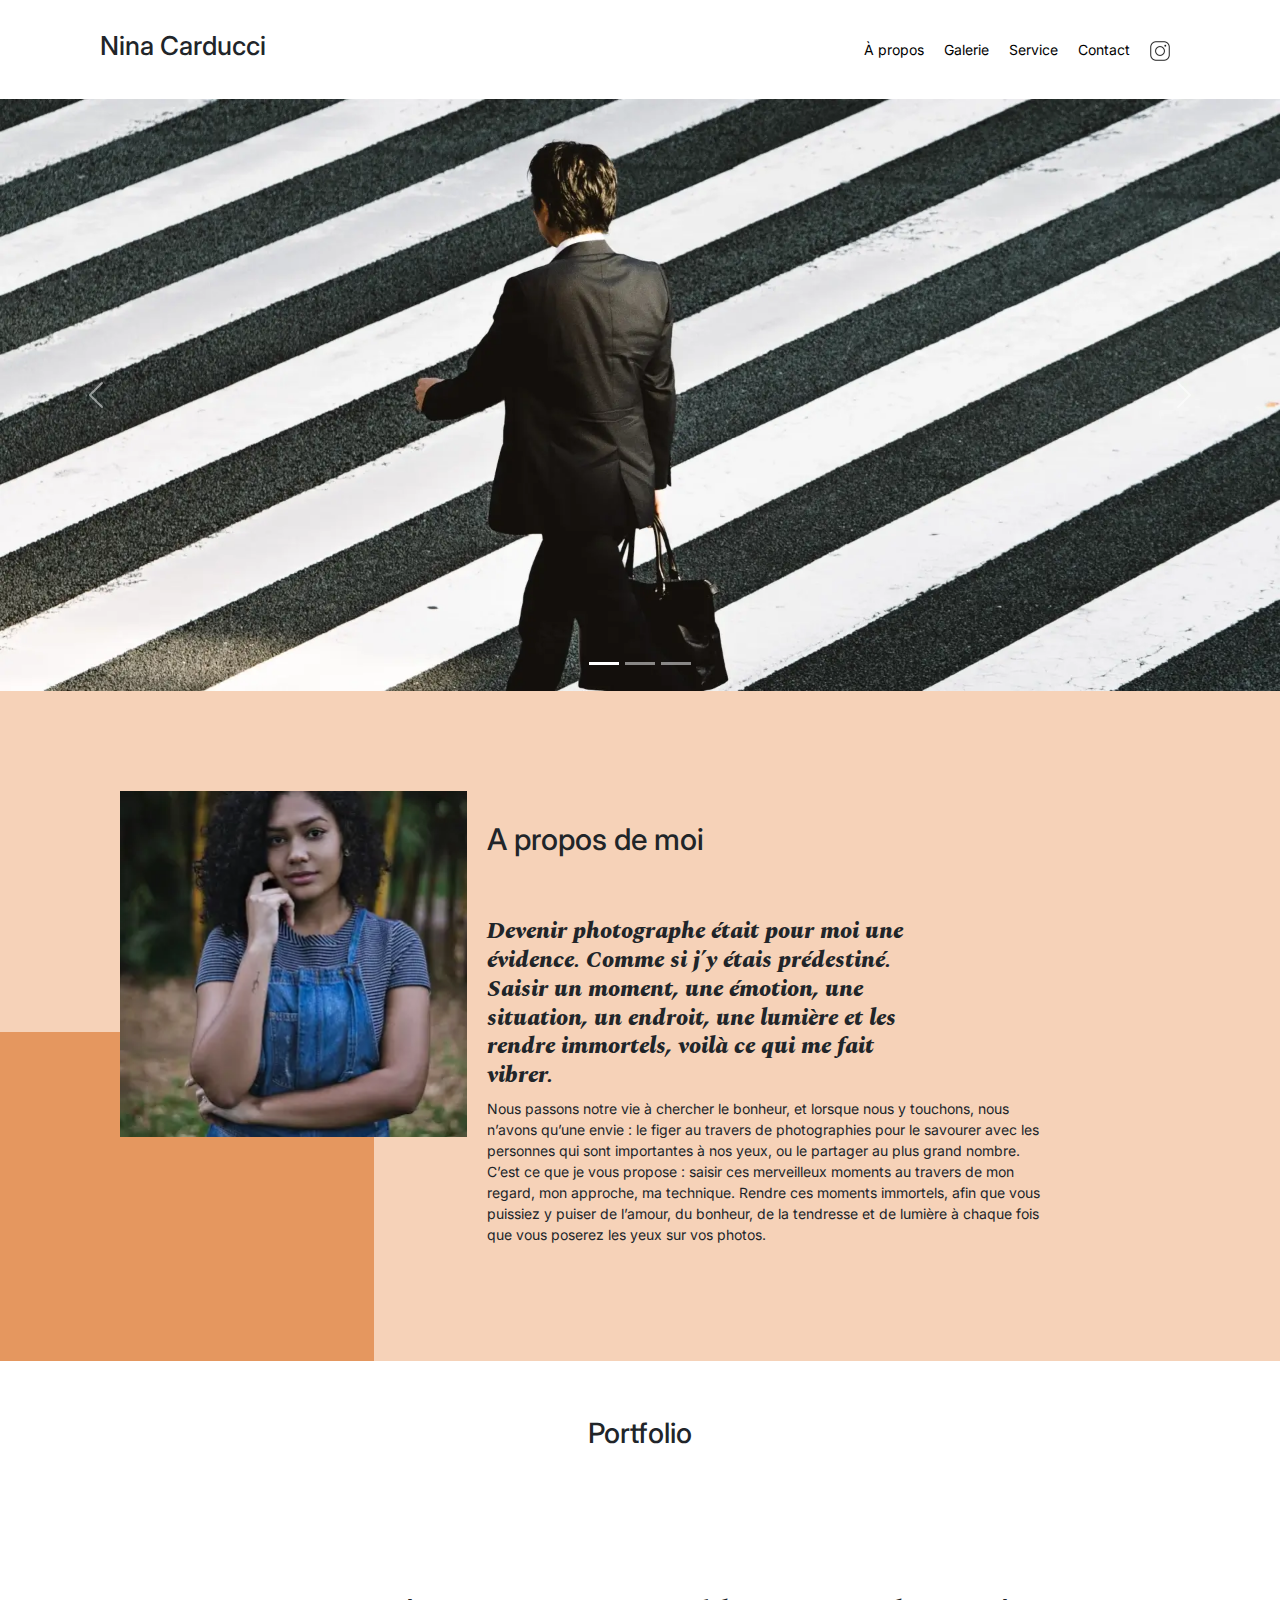
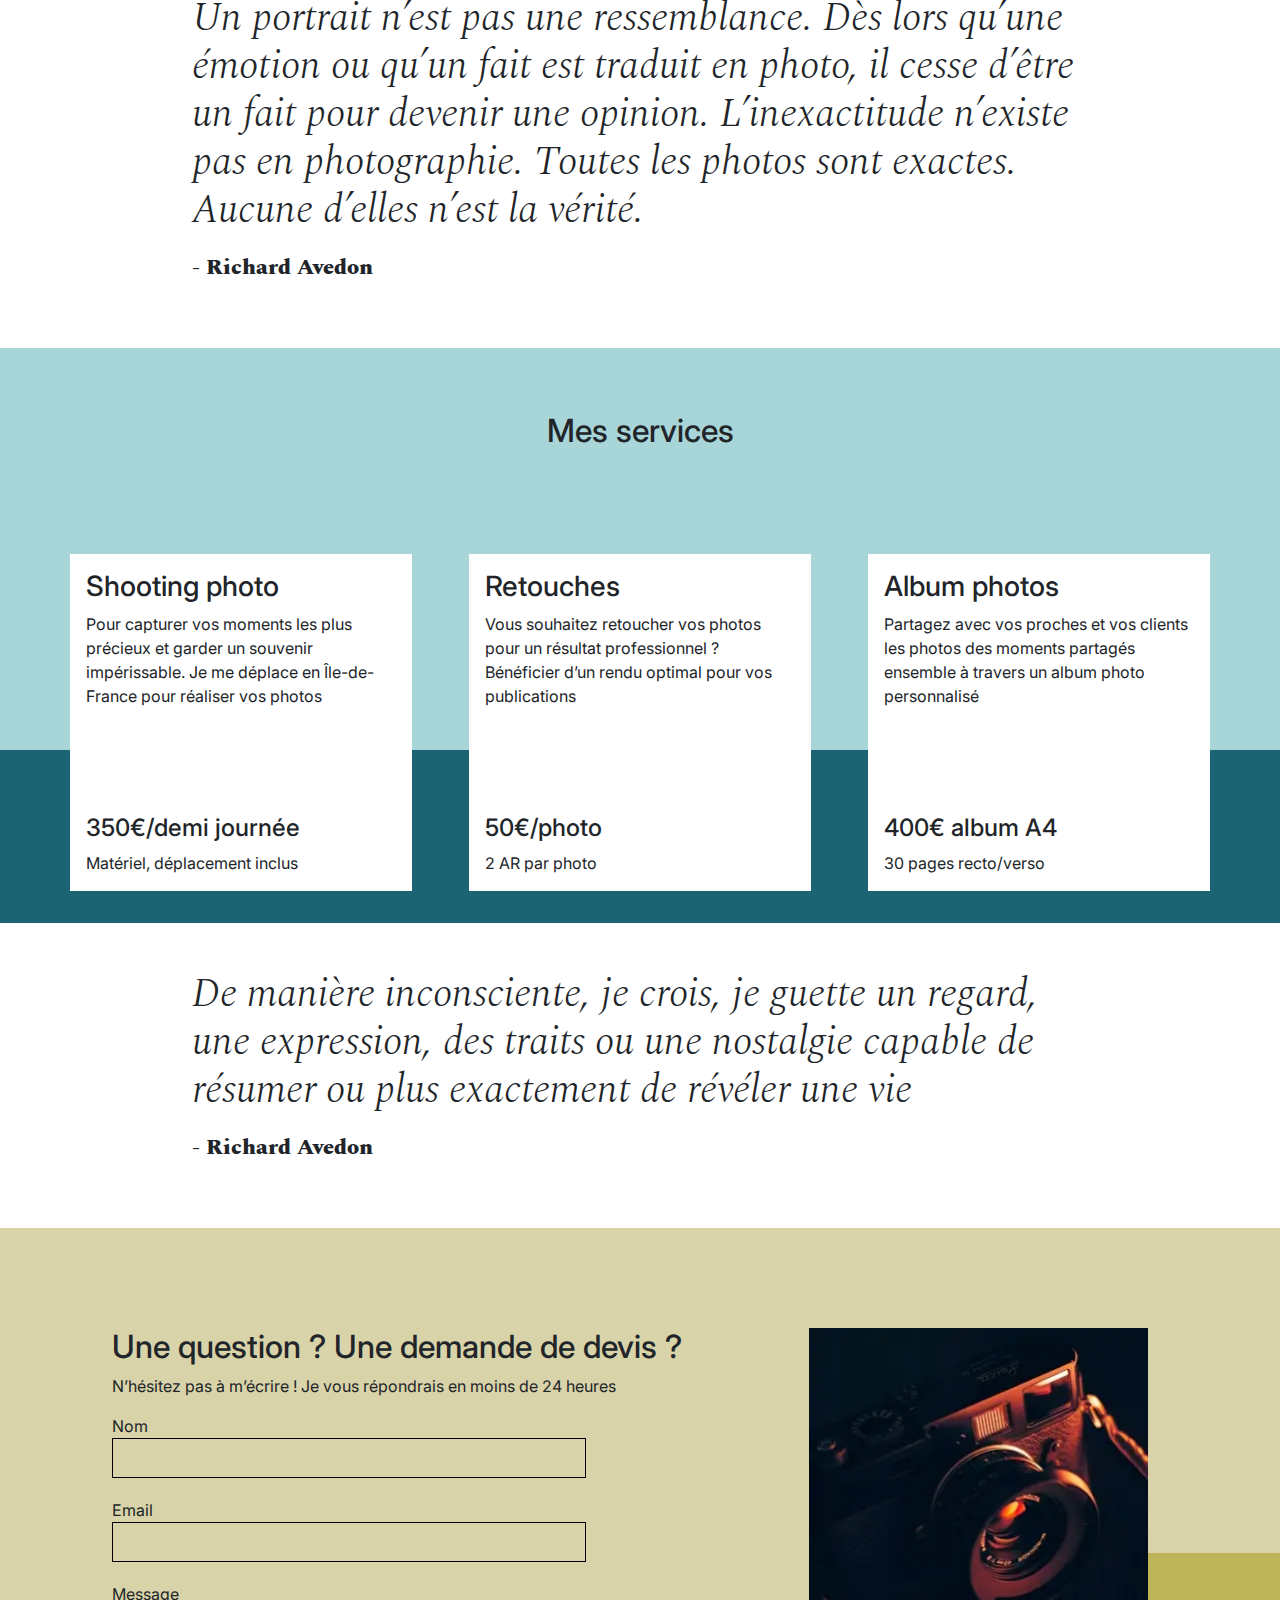
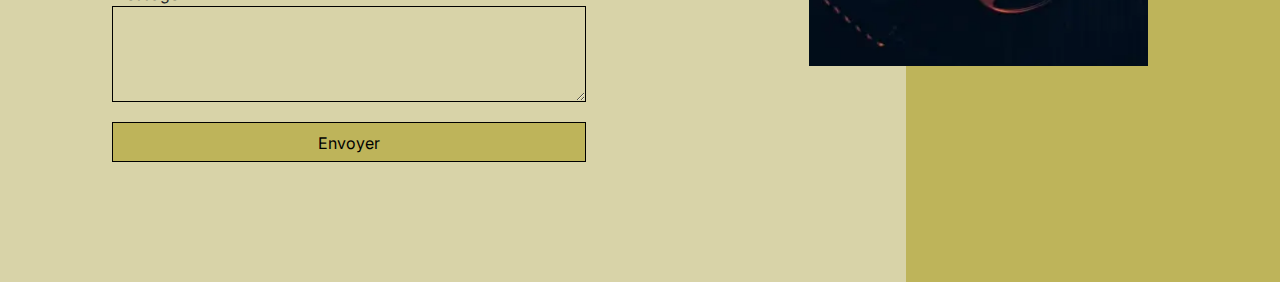
<file: Nina CARDUCCI/index.html>
<!DOCTYPE html>
<html lang="fr">

<head>
	<meta name="viewport"
	      content="width=device-width, initial-scale=1.0">
	<link rel="stylesheet"
	      href="./assets/bootstrap/bootstrap.min.css">
	<link rel="stylesheet"
	      href="./assets/style.css">
	<link rel="preconnect"
	      href="https://fonts.googleapis.com">
	<link rel="preconnect"
	      href="https://fonts.gstatic.com"
	      crossorigin>
	<link href="https://fonts.googleapis.com/css2?family=Inter&family=Spectral:ital,wght@0,400;1,300;1,400;1,800&display=swap"
	      rel="stylesheet">
	<link rel="canonnial"
	      href="https://Nina.Carducci.fr/">
	<meta charset="UTF-8">
	<meta name="language"
	      content="fr">
	<meta name="description"
	      content="Site de Nina Carducci">
	<meta name="keywords"
	      content="Carducci 1, photographe 2, Bordeaux 3">
	<meta name="robots"
	      content="index, follow">
	<meta property="og:title"
	      content="Nina Carducci">
	<meta property="og:site_name"
	      content="Nina Carducci">
	<meta property="og:url"
	      content="https://Nina.Carducci.fr/">
	<meta property="og:description"
	      content="Site de Nina Carducci photographe à Bordeaux">
	<meta property="og:type"
	      content="website">
	<meta property="og:image"
	      content="https://Nina.Carducci.fr/assets/images/nina.webp">
	<meta property="twitter:card"
	      content="summary_large_image">
	<meta property="twitter:url"
	      content="https://Nina.Carducci.fr/">
	<meta property="twitter:title"
	      content="Nina Carducci">
	<meta property="twitter:description"
	      content="Site de Nina Carducci photographe à Bordeaux ">
	<meta property="twitter:image"
	      content="https://Nina.Carducci.fr/assets/images/nina.webp">

	<title>Nina Carducci</title>
	<script src="./assets/bootstrap/bootstrap.bundle.min.js"
		defer></script>
	<script src="https://code.jquery.com/jquery-3.4.1.min.js"
		integrity="sha256-CSXorXvZcTkaix6Yvo6HppcZGetbYMGWSFlBw8HfCJo="
		crossorigin="anonymous"
		defer></script>
	<script src="./assets/maugallery.js"
		defer></script>
	<script src="./assets/scripts.js"
		defer></script>
	<script type="application/ld+json">
	{
	  "@context": "https://schema.org",
	  "@type": "LocalBusiness",
	  "name": "Nina Carducci Photographe",
	  "image": "https://Nina.Carducci.fr/assets/images/nina.webp",
	  "@id": "https://Nina.Carducci.fr/assets/images/nina.webp",
	  "url": "https://Nina.Carducci.fr/",
	  "telephone": "+33556677889",
	  "address": {
	    "@type": "PostalAddress",
	    "streetAddress": "68 avenue Alsace-Lorraine",
	    "addressLocality": "Bordeaux",
	    "postalCode": "33200",
	    "addressCountry": "FR"
	  },
	  "geo": {
	    "@type": "GeoCoordinates",
	    "latitude": 44.84677204546244,
	    "longitude": -0.606557962192735
	  },
	  "openingHoursSpecification": {
	    "@type": "OpeningHoursSpecification",
	    "dayOfWeek": [
	      "Monday",
	      "Tuesday",
	      "Wednesday",
	      "Thursday",
	      "Friday"
	    ],
	    "opens": "10:00",
	    "closes": "19:00"
	  },
	  "sameAs": [
	    "https://www.twitter.com/ninacarducci",
	    "https://www.instagram.com/ninacarducci.photo/?hl=fr",
	    "https://www.linkedin.com/in/ninacarducci",
	    "https://Nina.Carducci.fr/"
	  ] 
	}
	</script>
</head>

<body>
	<header class="top-header">
		<h3 class="name">Nina Carducci</h3>
		<div class="nav">
			<ul>
				<li><a href="#about">À propos</a></li>
				<li><a href="#gallery">Galerie</a></li>
				<li><a href="#services">Service</a></li>
				<li><a href="#contact">Contact</a></li>
				<li><a class="social-link"
					   href="https://www.instagram.com/ninacarducci.photo/?hl=fr"
					   target="_blank"><img src="assets/images/instagram.webp"
						     alt="instagram"></a></li>
			</ul>
		</div>
	</header>
	<main>
		<div id="header">
			<div id="carouselExampleIndicators"
			     class="carousel slide"
			     data-bs-ride="carousel">
				<div class="carousel-indicators">
					<button type="button"
						data-bs-target="#carouselExampleIndicators"
						data-bs-slide-to="0"
						class="active"
						aria-current="true"
						aria-label="Slide 1"></button>
					<button type="button"
						data-bs-target="#carouselExampleIndicators"
						data-bs-slide-to="1"
						aria-label="Slide 2"></button>
					<button type="button"
						data-bs-target="#carouselExampleIndicators"
						data-bs-slide-to="2"
						aria-label="Slide 3"></button>
				</div>
				<div class="carousel-inner">
					<div class="carousel-item active">
						<img src="./assets/images/slider/ryoji-iwata-wUZjnOv7t0g-unsplash.webp"
						     class="d-block w-100"
						     alt="...">
					</div>
					<div class="carousel-item">
						<img src="./assets/images/slider/nicholas-green-nPz8akkUmDI-unsplash.webp"
						     class="d-block w-100"
						     alt="...">
					</div>
					<div class="carousel-item">
						<img src="./assets/images/slider/edward-cisneros-3_h6-1NPDGw-unsplash.webp"
						     class="d-block w-100"
						     alt="...">
					</div>
				</div>
				<button class="carousel-control-prev"
					type="button"
					data-bs-target="#carouselExampleIndicators"
					data-bs-slide="prev">
					<span class="carousel-control-prev-icon"
					      aria-hidden="true"></span>
					<span class="visually-hidden">Previous</span>
				</button>
				<button class="carousel-control-next"
					type="button"
					data-bs-target="#carouselExampleIndicators"
					data-bs-slide="next">
					<span class="carousel-control-next-icon"
					      aria-hidden="true"></span>
					<span class="visually-hidden">Next</span>
				</button>
			</div>
		</div>
		<section id="about">
			<div class="picture left">
				<img src="./assets/images/nina.webp"
				     alt="Nina Carducci">
			</div>
			<div id="about-me">
				<h3 class="about-me__title">A propos de moi</h3>
				<h4 class="about-me__introduction">Devenir photographe était pour moi une évidence.
					Comme si j’y étais prédestiné. Saisir un moment, une émotion, une situation, un
					endroit, une lumière et les rendre immortels, voilà ce qui me fait vibrer.</h4>
				<p>Nous passons notre vie à chercher le bonheur, et lorsque nous y touchons, nous
					n’avons qu’une envie : le figer au travers de photographies pour le savourer
					avec les personnes qui sont importantes à nos yeux, ou le partager au plus grand
					nombre.
					C’est ce que je vous propose : saisir ces merveilleux moments au travers de mon
					regard, mon approche, ma technique. Rendre ces moments immortels, afin que vous
					puissiez y puiser de l’amour, du bonheur, de la tendresse et de lumière à chaque
					fois que vous poserez les yeux sur vos photos.</p>
			</div>
		</section>
		<section id="gallery">
			<h3 class="title">Portfolio</h3>
			<div class="container py-3">
				<div class="gallery"
				     style="display: none">
					<img data-gallery-tag="Concert"
					     class="gallery-item"
					     src="./assets/images/gallery/concerts/aaron-paul-wnX-fXzB6Cw-unsplash.webp"
					     alt="concert 1">
					<img data-gallery-tag="Entreprises"
					     class="gallery-item"
					     src="./assets/images/gallery/entreprise/ali-morshedlou-WMD64tMfc4k-unsplash.webp"
					     alt="entreprise 1">
					<img data-gallery-tag="Entreprises"
					     class="gallery-item"
					     src="./assets/images/gallery/entreprise/jason-goodman-tHO1_OuKbg0-unsplash.webp"
					     alt="entreprise 2">
					<img data-gallery-tag="Mariages"
					     class="gallery-item"
					     src="./assets/images/gallery/mariage/hannah-busing-RvF2R_qMpRk-unsplash.webp"
					     alt="mariage 1">
					<img data-gallery-tag="Portrait"
					     class="gallery-item"
					     src="./assets/images/gallery/portraits/ade-tunji-rVkhWWZFAtQ-unsplash.webp"
					     alt="portraits 1">
					<img data-gallery-tag="Mariages"
					     class="gallery-item"
					     src="./assets/images/gallery/mariage/jakob-owens-SiniLJkXhMc-unsplash.webp"
					     alt="mariage 2">
					<img data-gallery-tag="Portrait"
					     class="gallery-item"
					     src="./assets/images/gallery/portraits/nino-van-prattenburg--443cl1uR_8-unsplash.webp"
					     alt="portraits 2">
					<img data-gallery-tag="Concert"
					     class="gallery-item"
					     src="./assets/images/gallery/concerts/austin-neill-hgO1wFPXl3I-unsplash.webp"
					     alt="concert 2">
					<img data-gallery-tag="Entreprises"
					     class="gallery-item"
					     src="./assets/images/gallery/entreprise/mateus-campos-felipe-Fsgzm8N0hIY-unsplash.webp"
					     alt="entreprise 3">
				</div>
			</div>
			<div class="quote">
				<figure>
					<blockquote>
						<h1 class="quote__text">Un portrait n’est pas une ressemblance. Dès lors
							qu’une émotion ou qu’un fait est traduit en photo, il cesse
							d’être un fait pour devenir une opinion. L’inexactitude n’existe
							pas en photographie. Toutes les photos sont exactes. Aucune
							d’elles n’est la vérité.</h1>
					</blockquote>
					<figcaption class="quote__author">- Richard Avedon</figcaption>
				</figure>
			</div>
		</section>
		<section id="services">
			<h2 class="title">Mes services</h2>
			<div class="container">
				<div class="service">
					<div class="service__description">
						<h3>Shooting photo</h3>
						<p>Pour capturer vos moments les plus précieux et garder un souvenir
							impérissable. Je me déplace en Île-de-France pour réaliser vos
							photos</p>
					</div>
					<div class="service__price">
						<h4>350€/demi journée</h4>
						<span>Matériel, déplacement inclus</span>
					</div>

				</div>
				<div class="service">
					<div class="service__description">
						<h3>Retouches</h3>
						<p>Vous souhaitez retoucher vos photos pour un résultat professionnel ?
							Bénéficier d’un rendu optimal pour vos publications</p>
					</div>
					<div class="service__price">
						<h4>50€/photo</h4>
						<span>2 AR par photo</span>
					</div>
				</div>
				<div class="service">
					<div class="service__description">
						<h3>Album photos</h3>
						<p>Partagez avec vos proches et vos clients les photos des moments
							partagés ensemble à travers un album photo personnalisé</p>
					</div>
					<div class="service__price">
						<h4>400€ album A4</h4>
						<span>30 pages recto/verso</span>
					</div>
				</div>
			</div>
		</section>
		<section class="quote">
			<figure>
				<blockquote>
					<h1 class="quote__text">De manière inconsciente, je crois, je guette un regard,
						une expression, des traits ou une nostalgie capable de résumer ou plus
						exactement de révéler une vie</h1>
				</blockquote>
				<figcaption class="quote__author">- Richard Avedon</figcaption>
			</figure>
		</section>
	</main>
	<footer id="contact">
		<div class="container">
			<div class="form-container">
				<h2>Une question ? Une demande de devis ?</h2>
				<p> N’hésitez pas à m’écrire ! Je vous répondrais en moins de 24 heures</p>
				<form method="post"
				      aria-label="Envoyer un message">
					<label for="nom">Nom</label>
					<input type="text"
					       name="nom"
					       aria-description="nom"
					       id="nom"
					       required>
					<label for="email">Email</label>
					<input type="email"
					       name="email"
					       aria-description="Email"
					       id="email"
					       required>
					<label for="message">Message</label>
					<textarea name="message"
						  id="message"
						  aria-description="Message"
						  cols="30"
						  rows="10"
						  required></textarea>
					<input type="submit"
					       value="Envoyer">
				</form>
			</div>
			<div class="picture right">
				<img src="./assets/images/camera.webp"
				     alt="appareil photo">
			</div>
		</div>
	</footer>
</body>

</html>
</file>
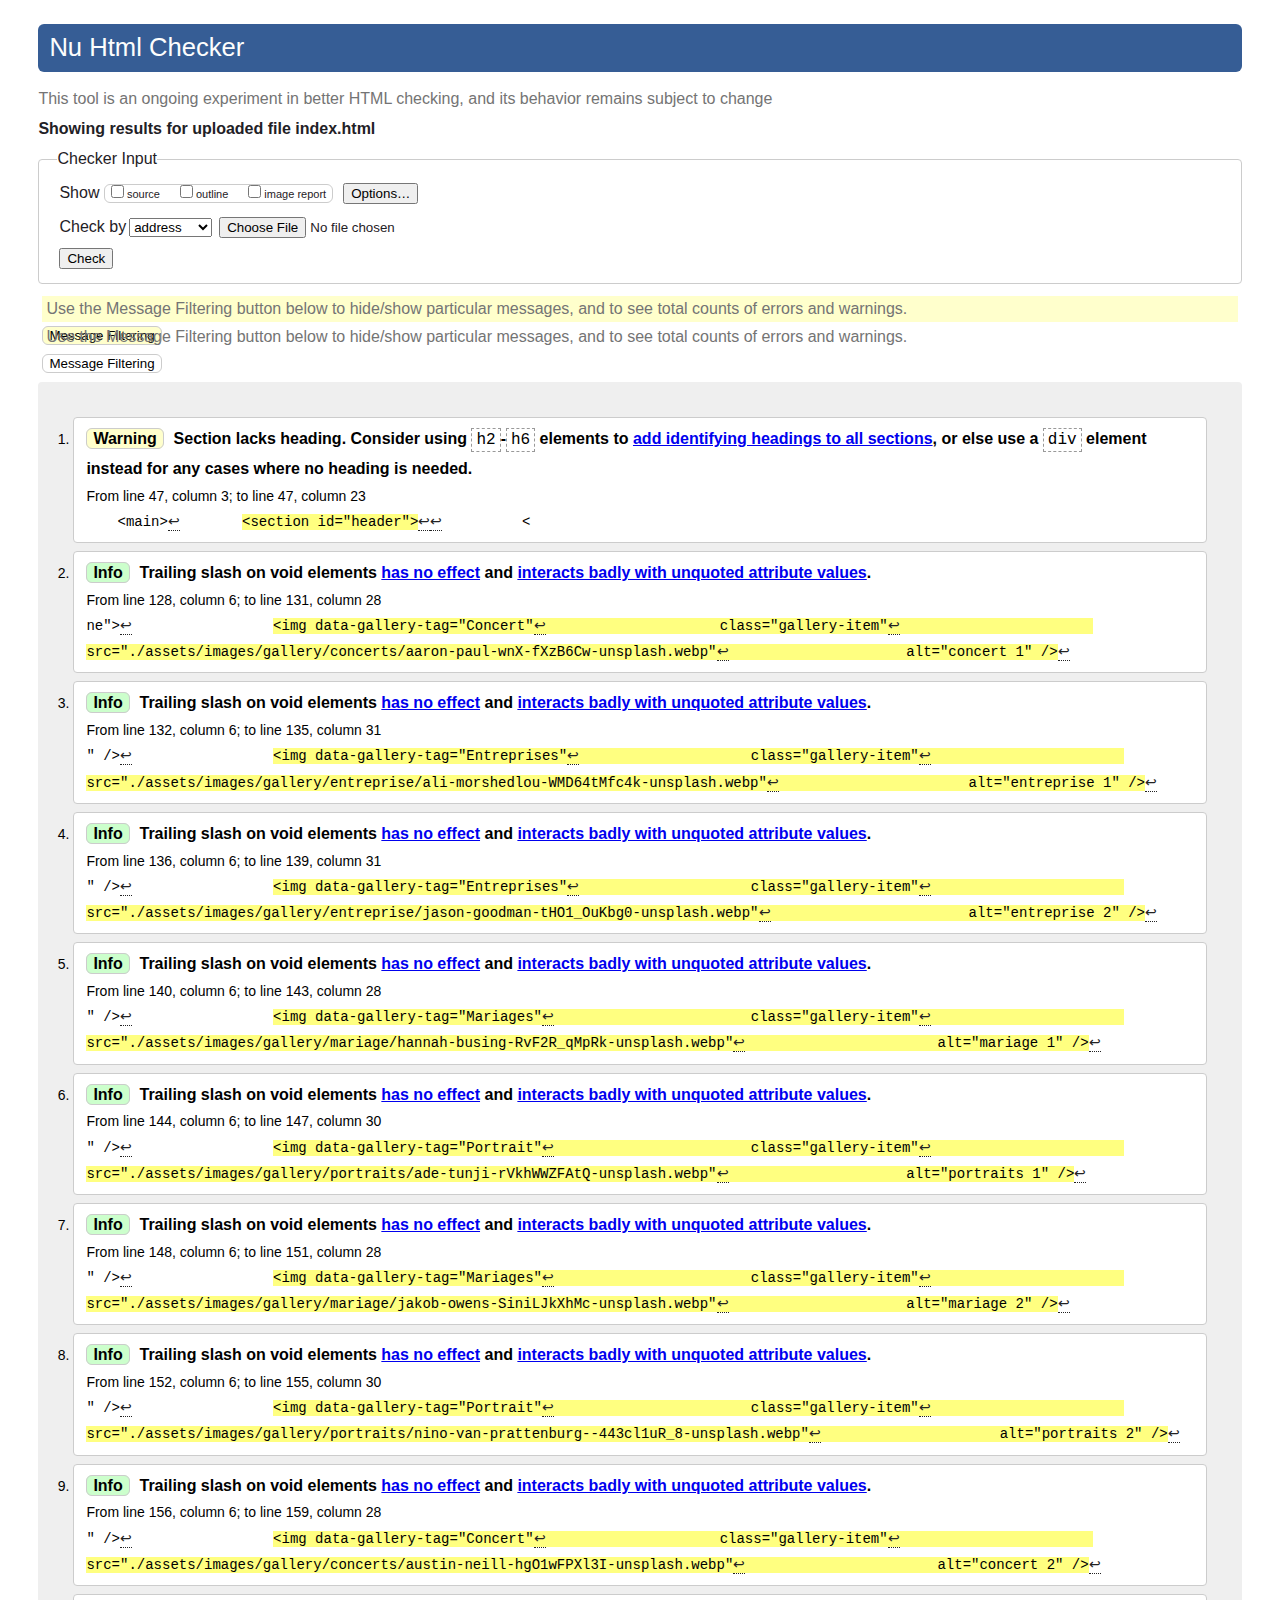
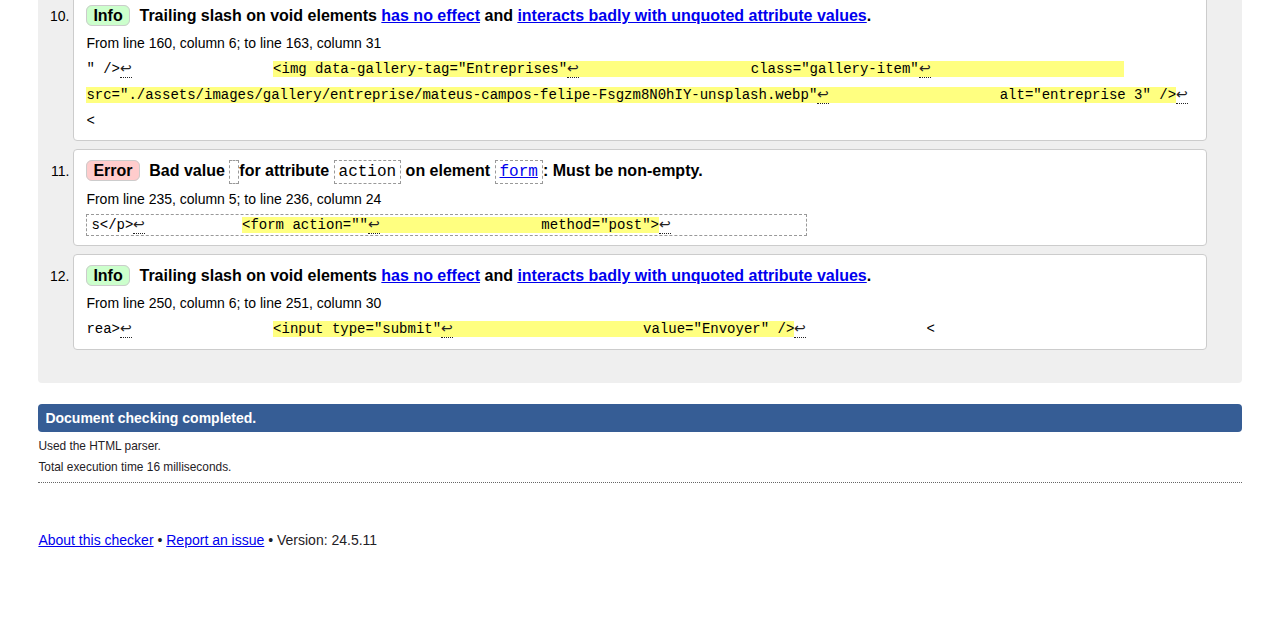
<file: W3C/HTML/13-05/Showing results for uploaded file index.html - Nu Html Checker.html>
<!DOCTYPE html>
<!-- saved from url=(0033)https://validator.w3.org/nu/#file -->
<html lang="en"><head><meta http-equiv="Content-Type" content="text/html; charset=UTF-8"><link href="https://validator.w3.org/nu/icon.png" rel="icon"><link href="./Showing results for uploaded file index.html - Nu Html Checker_files/style.css" rel="stylesheet"><title>Showing results for uploaded file index.html - Nu Html Checker</title><meta name="viewport" content="width=device-width, initial-scale=1"><style></style></head><body><div id="banner"><h1 id="title"><a href="https://validator.w3.org/nu/"><span>Nu Html Checker</span></a></h1></div><p class="disclaimer">This tool is an ongoing experiment in better HTML checking, and its behavior remains subject to change</p><h2 id="top">Showing results for uploaded file index.html</h2><form method="post" enctype="multipart/form-data"><fieldset><legend>Checker Input</legend><p class="checkboxes">Show <span class="checkboxgroup"><label title="Display the markup source of the input document." for="showsource"><input type="checkbox" name="showsource" id="showsource" value="yes">source</label><label title="Display an outline of the input document." for="showoutline"><input type="checkbox" name="showoutline" id="showoutline" value="yes">outline</label><label title="Display a report about the textual alternatives for images." for="showimagereport"><input type="checkbox" name="showimagereport" id="showimagereport" value="yes">image report</label></span><input id="show_options" type="button" value="Options…"><span class="extraoptions hidden"><span class="checkboxgroup"><label title="Check the content of all responses, including (non-200) error responses"><input type="checkbox" name="checkerrorpages" id="checkerrorpages" value="yes">check error pages</label></span><label id="user-agent-label" title="Specify the user-agent string to send in the document request">User-Agent <input name="useragent" list="useragents" value="Validator.nu/LV https://validator.w3.org/services" disabled=""></label><label id="accept-language-label" title="Specify the accept-language header to send in the document request">Accept-Language <input id="acceptlanguage" name="acceptlanguage" disabled=""></label><datalist id="useragents"><option value="Mozilla/5.0 (Linux; Android 4.4.2; en-us; SC-04E Build/KOT49H) AppleWebKit/537.36 (KHTML, like Gecko) Version/1.5 Chrome/28.0.1500.94 Mobile Safari/537.36" label="Android"></option><option value="Mozilla/5.0 (Windows NT 6.1) AppleWebKit/537.36 (KHTML, like Gecko) Chrome/41.0.2228.0 Safari/537.36" label="Chrome"></option><option value="Mozilla/5.0 (Windows NT 6.3; rv:36.0) Gecko/20100101 Firefox/36.0" label="Firefox"></option><option value="Mozilla/5.0 (Windows NT 6.3; Trident/7.0; rv:11.0) like Gecko" label="Internet Explorer"></option><option value="Mozilla/5.0 (iPhone; CPU iPhone OS 6_0 like Mac OS X) AppleWebKit/536.26 (KHTML, like Gecko) Version/6.0 Mobile/10A5376e Safari/8536.25" label="iPhone/iOS Safari"></option><option value="Mozilla/5.0 (Windows NT 6.3) AppleWebKit/537.36 (KHTML, like Gecko) Chrome/41.0.2272.89 Safari/537.36 OPR/28.0.1750.48" label="Opera"></option><option value="Mozilla/5.0 (Macintosh; Intel Mac OS X 10_10_2) AppleWebKit/600.4.10 (KHTML, like Gecko) Version/8.0.4 Safari/600.4.10" label="Safari"></option><option value="Validator.nu/LV" label="default"></option></datalist></span></p><div id="inputregion"><label id="inputlabel">Check by<select id="docselect"><option value="">address</option><option value="file">file upload</option><option value="textarea">text input</option></select></label><input type="file" id="doc" name="file" aria-labelledby="docselect" required=""><div id="xnote">Uploaded files with .xhtml or .xht extensions are parsed using the XML parser.</div></div><p><input value="Check" type="submit" id="submit"></p></fieldset></form><section id="filters" class="unexpanded"><div class="message_filtering">Use the Message Filtering button below to hide/show particular messages, and to see total counts of errors and warnings.</div><h2><button class="message_filtering" tabindex="0">Message Filtering</button></h2><fieldset class="hidden"><legend>Errors (1) · <a href="https://validator.w3.org/nu/" class="hide">Hide all errors</a> · <a href="https://validator.w3.org/nu/" class="show">Show all errors</a></legend><ol><li><label><input type="checkbox"><span>Bad value <code></code> for attribute <code>action</code> on element <a href="https://html.spec.whatwg.org/multipage/#the-form-element"><code>form</code></a>: Must be non-empty.</span></label></li></ol></fieldset><fieldset class="hidden"><legend>Warnings (1) · <a href="https://validator.w3.org/nu/" class="hide">Hide all warnings</a> · <a href="https://validator.w3.org/nu/" class="show">Show all warnings</a></legend><ol><li><label><input type="checkbox"><span>Section lacks heading. Consider using <code>h2</code>-<code>h6</code> elements to add identifying headings to all sections, or else use a <code>div</code> element instead for any cases where no heading is needed.</span></label></li></ol></fieldset><fieldset class="hidden"><legend>Info messages (10) · <a href="https://validator.w3.org/nu/" class="hide">Hide all info messages</a> · <a href="https://validator.w3.org/nu/" class="show">Show all info messages</a></legend><ol><li><label><input type="checkbox"><span>Trailing slash on void elements has no effect and interacts badly with unquoted attribute values.</span> (10)</label></li></ol></fieldset></section><script src="./Showing results for uploaded file index.html - Nu Html Checker_files/script.js.téléchargement"></script><div id="results"><ol class=""><li class="info warning" id="vnuId1"><p><strong>Warning</strong>: <span>Section lacks heading. Consider using <code>h2</code>-<code>h6</code> elements to <a href="https://www.w3.org/wiki/HTML/Usage/Headings/Missing" title="Identifying section elements with headings">add identifying headings to all sections</a>, or else use a <code>div</code> element instead for any cases where no heading is needed.</span></p><p class="location">From line <span class="first-line">47</span>, column <span class="first-col">3</span>; to line <span class="last-line">47</span>, column <span class="last-col">23</span></p><p class="extract"><code>	&lt;main&gt;<span class="lf" title="Line break">↩</span>		<b>&lt;section id="header"&gt;</b><span class="lf" title="Line break">↩</span><span class="lf" title="Line break">↩</span>			&lt;</code></p></li><li class="info" id="vnuId2"><p><strong>Info</strong>: <span>Trailing slash on void elements <a href="https://github.com/validator/validator/wiki/Markup-%C2%BB-Void-elements#trailing-slashes-in-void-element-start-tags-do-not-mark-the-start-tags-as-self-closing" title="Trailing slashes in void-element start tags do not mark the start tags as self-closing">has no effect</a> and <a href="https://github.com/validator/validator/wiki/Markup-%C2%BB-Void-elements#trailing-slashes-directly-preceded-by-unquoted-attribute-values" title="Trailing slashes directly preceded by unquoted attribute values">interacts badly with unquoted attribute values</a>.</span></p><p class="location">From line <span class="first-line">128</span>, column <span class="first-col">6</span>; to line <span class="last-line">131</span>, column <span class="last-col">28</span></p><p class="extract"><code>ne"&gt;<span class="lf" title="Line break">↩</span>					<b>&lt;img data-gallery-tag="Concert"<span class="lf" title="Line break">↩</span>					     class="gallery-item"<span class="lf" title="Line break">↩</span>					     src="./assets/images/gallery/concerts/aaron-paul-wnX-fXzB6Cw-unsplash.webp"<span class="lf" title="Line break">↩</span>					     alt="concert 1" /&gt;</b><span class="lf" title="Line break">↩</span>					</code></p></li><li class="info" id="vnuId3"><p><strong>Info</strong>: <span>Trailing slash on void elements <a href="https://github.com/validator/validator/wiki/Markup-%C2%BB-Void-elements#trailing-slashes-in-void-element-start-tags-do-not-mark-the-start-tags-as-self-closing" title="Trailing slashes in void-element start tags do not mark the start tags as self-closing">has no effect</a> and <a href="https://github.com/validator/validator/wiki/Markup-%C2%BB-Void-elements#trailing-slashes-directly-preceded-by-unquoted-attribute-values" title="Trailing slashes directly preceded by unquoted attribute values">interacts badly with unquoted attribute values</a>.</span></p><p class="location">From line <span class="first-line">132</span>, column <span class="first-col">6</span>; to line <span class="last-line">135</span>, column <span class="last-col">31</span></p><p class="extract"><code>" /&gt;<span class="lf" title="Line break">↩</span>					<b>&lt;img data-gallery-tag="Entreprises"<span class="lf" title="Line break">↩</span>					     class="gallery-item"<span class="lf" title="Line break">↩</span>					     src="./assets/images/gallery/entreprise/ali-morshedlou-WMD64tMfc4k-unsplash.webp"<span class="lf" title="Line break">↩</span>					     alt="entreprise 1" /&gt;</b><span class="lf" title="Line break">↩</span>					</code></p></li><li class="info" id="vnuId4"><p><strong>Info</strong>: <span>Trailing slash on void elements <a href="https://github.com/validator/validator/wiki/Markup-%C2%BB-Void-elements#trailing-slashes-in-void-element-start-tags-do-not-mark-the-start-tags-as-self-closing" title="Trailing slashes in void-element start tags do not mark the start tags as self-closing">has no effect</a> and <a href="https://github.com/validator/validator/wiki/Markup-%C2%BB-Void-elements#trailing-slashes-directly-preceded-by-unquoted-attribute-values" title="Trailing slashes directly preceded by unquoted attribute values">interacts badly with unquoted attribute values</a>.</span></p><p class="location">From line <span class="first-line">136</span>, column <span class="first-col">6</span>; to line <span class="last-line">139</span>, column <span class="last-col">31</span></p><p class="extract"><code>" /&gt;<span class="lf" title="Line break">↩</span>					<b>&lt;img data-gallery-tag="Entreprises"<span class="lf" title="Line break">↩</span>					     class="gallery-item"<span class="lf" title="Line break">↩</span>					     src="./assets/images/gallery/entreprise/jason-goodman-tHO1_OuKbg0-unsplash.webp"<span class="lf" title="Line break">↩</span>					     alt="entreprise 2" /&gt;</b><span class="lf" title="Line break">↩</span>					</code></p></li><li class="info" id="vnuId5"><p><strong>Info</strong>: <span>Trailing slash on void elements <a href="https://github.com/validator/validator/wiki/Markup-%C2%BB-Void-elements#trailing-slashes-in-void-element-start-tags-do-not-mark-the-start-tags-as-self-closing" title="Trailing slashes in void-element start tags do not mark the start tags as self-closing">has no effect</a> and <a href="https://github.com/validator/validator/wiki/Markup-%C2%BB-Void-elements#trailing-slashes-directly-preceded-by-unquoted-attribute-values" title="Trailing slashes directly preceded by unquoted attribute values">interacts badly with unquoted attribute values</a>.</span></p><p class="location">From line <span class="first-line">140</span>, column <span class="first-col">6</span>; to line <span class="last-line">143</span>, column <span class="last-col">28</span></p><p class="extract"><code>" /&gt;<span class="lf" title="Line break">↩</span>					<b>&lt;img data-gallery-tag="Mariages"<span class="lf" title="Line break">↩</span>					     class="gallery-item"<span class="lf" title="Line break">↩</span>					     src="./assets/images/gallery/mariage/hannah-busing-RvF2R_qMpRk-unsplash.webp"<span class="lf" title="Line break">↩</span>					     alt="mariage 1" /&gt;</b><span class="lf" title="Line break">↩</span>					</code></p></li><li class="info" id="vnuId6"><p><strong>Info</strong>: <span>Trailing slash on void elements <a href="https://github.com/validator/validator/wiki/Markup-%C2%BB-Void-elements#trailing-slashes-in-void-element-start-tags-do-not-mark-the-start-tags-as-self-closing" title="Trailing slashes in void-element start tags do not mark the start tags as self-closing">has no effect</a> and <a href="https://github.com/validator/validator/wiki/Markup-%C2%BB-Void-elements#trailing-slashes-directly-preceded-by-unquoted-attribute-values" title="Trailing slashes directly preceded by unquoted attribute values">interacts badly with unquoted attribute values</a>.</span></p><p class="location">From line <span class="first-line">144</span>, column <span class="first-col">6</span>; to line <span class="last-line">147</span>, column <span class="last-col">30</span></p><p class="extract"><code>" /&gt;<span class="lf" title="Line break">↩</span>					<b>&lt;img data-gallery-tag="Portrait"<span class="lf" title="Line break">↩</span>					     class="gallery-item"<span class="lf" title="Line break">↩</span>					     src="./assets/images/gallery/portraits/ade-tunji-rVkhWWZFAtQ-unsplash.webp"<span class="lf" title="Line break">↩</span>					     alt="portraits 1" /&gt;</b><span class="lf" title="Line break">↩</span>					</code></p></li><li class="info" id="vnuId7"><p><strong>Info</strong>: <span>Trailing slash on void elements <a href="https://github.com/validator/validator/wiki/Markup-%C2%BB-Void-elements#trailing-slashes-in-void-element-start-tags-do-not-mark-the-start-tags-as-self-closing" title="Trailing slashes in void-element start tags do not mark the start tags as self-closing">has no effect</a> and <a href="https://github.com/validator/validator/wiki/Markup-%C2%BB-Void-elements#trailing-slashes-directly-preceded-by-unquoted-attribute-values" title="Trailing slashes directly preceded by unquoted attribute values">interacts badly with unquoted attribute values</a>.</span></p><p class="location">From line <span class="first-line">148</span>, column <span class="first-col">6</span>; to line <span class="last-line">151</span>, column <span class="last-col">28</span></p><p class="extract"><code>" /&gt;<span class="lf" title="Line break">↩</span>					<b>&lt;img data-gallery-tag="Mariages"<span class="lf" title="Line break">↩</span>					     class="gallery-item"<span class="lf" title="Line break">↩</span>					     src="./assets/images/gallery/mariage/jakob-owens-SiniLJkXhMc-unsplash.webp"<span class="lf" title="Line break">↩</span>					     alt="mariage 2" /&gt;</b><span class="lf" title="Line break">↩</span>					</code></p></li><li class="info" id="vnuId8"><p><strong>Info</strong>: <span>Trailing slash on void elements <a href="https://github.com/validator/validator/wiki/Markup-%C2%BB-Void-elements#trailing-slashes-in-void-element-start-tags-do-not-mark-the-start-tags-as-self-closing" title="Trailing slashes in void-element start tags do not mark the start tags as self-closing">has no effect</a> and <a href="https://github.com/validator/validator/wiki/Markup-%C2%BB-Void-elements#trailing-slashes-directly-preceded-by-unquoted-attribute-values" title="Trailing slashes directly preceded by unquoted attribute values">interacts badly with unquoted attribute values</a>.</span></p><p class="location">From line <span class="first-line">152</span>, column <span class="first-col">6</span>; to line <span class="last-line">155</span>, column <span class="last-col">30</span></p><p class="extract"><code>" /&gt;<span class="lf" title="Line break">↩</span>					<b>&lt;img data-gallery-tag="Portrait"<span class="lf" title="Line break">↩</span>					     class="gallery-item"<span class="lf" title="Line break">↩</span>					     src="./assets/images/gallery/portraits/nino-van-prattenburg--443cl1uR_8-unsplash.webp"<span class="lf" title="Line break">↩</span>					     alt="portraits 2" /&gt;</b><span class="lf" title="Line break">↩</span>					</code></p></li><li class="info" id="vnuId9"><p><strong>Info</strong>: <span>Trailing slash on void elements <a href="https://github.com/validator/validator/wiki/Markup-%C2%BB-Void-elements#trailing-slashes-in-void-element-start-tags-do-not-mark-the-start-tags-as-self-closing" title="Trailing slashes in void-element start tags do not mark the start tags as self-closing">has no effect</a> and <a href="https://github.com/validator/validator/wiki/Markup-%C2%BB-Void-elements#trailing-slashes-directly-preceded-by-unquoted-attribute-values" title="Trailing slashes directly preceded by unquoted attribute values">interacts badly with unquoted attribute values</a>.</span></p><p class="location">From line <span class="first-line">156</span>, column <span class="first-col">6</span>; to line <span class="last-line">159</span>, column <span class="last-col">28</span></p><p class="extract"><code>" /&gt;<span class="lf" title="Line break">↩</span>					<b>&lt;img data-gallery-tag="Concert"<span class="lf" title="Line break">↩</span>					     class="gallery-item"<span class="lf" title="Line break">↩</span>					     src="./assets/images/gallery/concerts/austin-neill-hgO1wFPXl3I-unsplash.webp"<span class="lf" title="Line break">↩</span>					     alt="concert 2" /&gt;</b><span class="lf" title="Line break">↩</span>					</code></p></li><li class="info" id="vnuId10"><p><strong>Info</strong>: <span>Trailing slash on void elements <a href="https://github.com/validator/validator/wiki/Markup-%C2%BB-Void-elements#trailing-slashes-in-void-element-start-tags-do-not-mark-the-start-tags-as-self-closing" title="Trailing slashes in void-element start tags do not mark the start tags as self-closing">has no effect</a> and <a href="https://github.com/validator/validator/wiki/Markup-%C2%BB-Void-elements#trailing-slashes-directly-preceded-by-unquoted-attribute-values" title="Trailing slashes directly preceded by unquoted attribute values">interacts badly with unquoted attribute values</a>.</span></p><p class="location">From line <span class="first-line">160</span>, column <span class="first-col">6</span>; to line <span class="last-line">163</span>, column <span class="last-col">31</span></p><p class="extract"><code>" /&gt;<span class="lf" title="Line break">↩</span>					<b>&lt;img data-gallery-tag="Entreprises"<span class="lf" title="Line break">↩</span>					     class="gallery-item"<span class="lf" title="Line break">↩</span>					     src="./assets/images/gallery/entreprise/mateus-campos-felipe-Fsgzm8N0hIY-unsplash.webp"<span class="lf" title="Line break">↩</span>					     alt="entreprise 3" /&gt;</b><span class="lf" title="Line break">↩</span>				&lt;</code></p></li><li class="error" id="vnuId0"><p><strong>Error</strong>: <span>Bad value <code></code> for attribute <code>action</code> on element <a href="https://html.spec.whatwg.org/multipage/#the-form-element"><code>form</code></a>: Must be non-empty.</span></p><p class="location">From line <span class="first-line">235</span>, column <span class="first-col">5</span>; to line <span class="last-line">236</span>, column <span class="last-col">24</span></p><p class="extract"><code>s&lt;/p&gt;<span class="lf" title="Line break">↩</span>				<b>&lt;form action=""<span class="lf" title="Line break">↩</span>				      method="post"&gt;</b><span class="lf" title="Line break">↩</span>					</code></p></li><li class="info" id="vnuId11"><p><strong>Info</strong>: <span>Trailing slash on void elements <a href="https://github.com/validator/validator/wiki/Markup-%C2%BB-Void-elements#trailing-slashes-in-void-element-start-tags-do-not-mark-the-start-tags-as-self-closing" title="Trailing slashes in void-element start tags do not mark the start tags as self-closing">has no effect</a> and <a href="https://github.com/validator/validator/wiki/Markup-%C2%BB-Void-elements#trailing-slashes-directly-preceded-by-unquoted-attribute-values" title="Trailing slashes directly preceded by unquoted attribute values">interacts badly with unquoted attribute values</a>.</span></p><p class="location">From line <span class="first-line">250</span>, column <span class="first-col">6</span>; to line <span class="last-line">251</span>, column <span class="last-col">30</span></p><p class="extract"><code>rea&gt;<span class="lf" title="Line break">↩</span>					<b>&lt;input type="submit"<span class="lf" title="Line break">↩</span>					       value="Envoyer" /&gt;</b><span class="lf" title="Line break">↩</span>				&lt;</code></p></li></ol><p class="failure">Document checking completed.</p><div class="details"><p class="msgschema">Used the schema for HTML + SVG 1.1 + MathML 3.0 + RDFa 1.1.</p><p class="msgmediatype">Used the HTML parser.</p></div><p class="stats">Total execution time 16 milliseconds.</p></div><hr><div id="about"><p><a href="https://validator.w3.org/nu/about.html">About this checker</a> • <a href="https://validator.w3.org/nu/about.html#issues">Report an issue</a> • <span class="version">Version: 24.5.11</span></p></div></body></html>
</file>
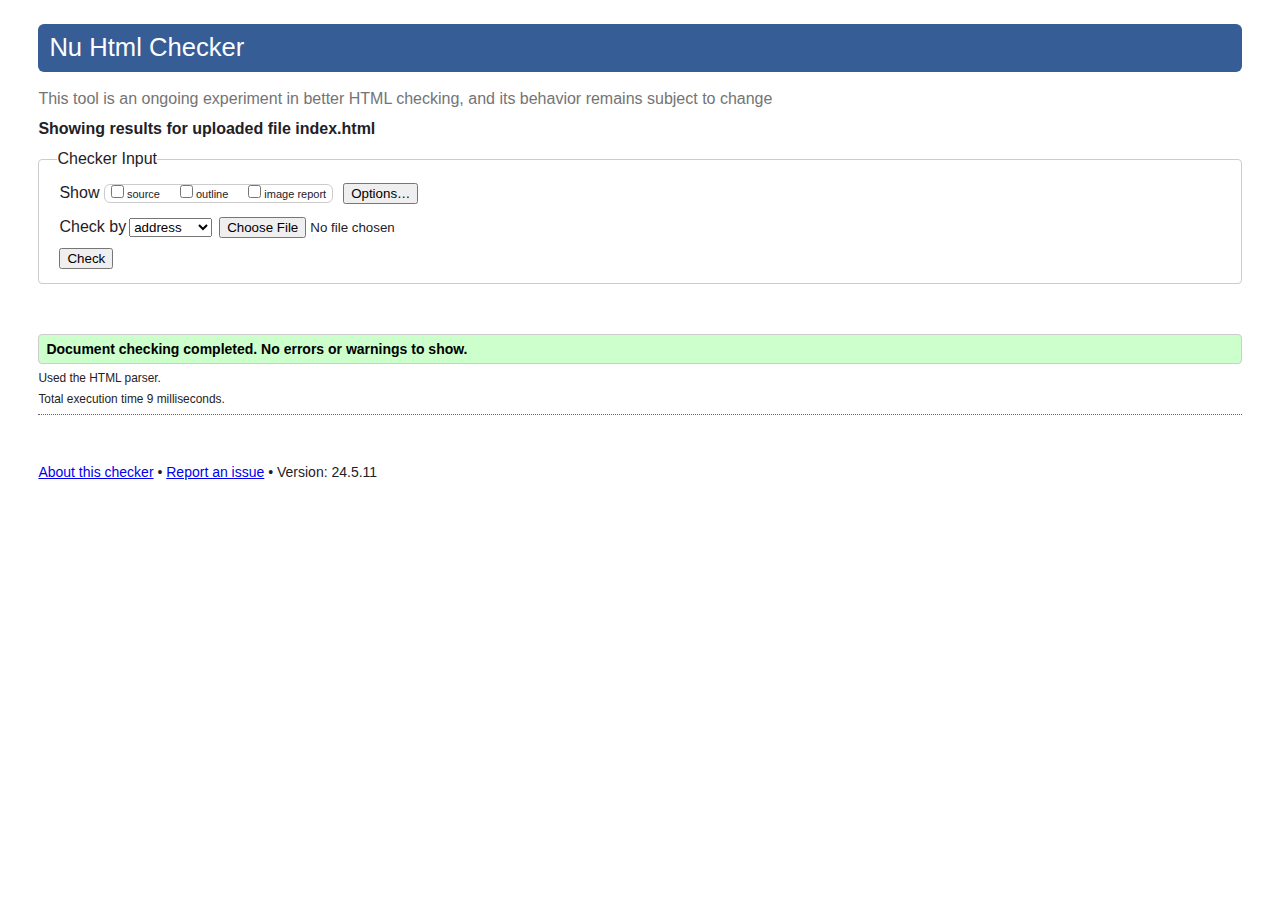
<file: W3C/HTML/16-05/Showing results for uploaded file index.html - Nu Html Checker.html>
<!DOCTYPE html>
<!-- saved from url=(0033)https://validator.w3.org/nu/#file -->
<html lang="en"><head><meta http-equiv="Content-Type" content="text/html; charset=UTF-8"><link href="https://validator.w3.org/nu/icon.png" rel="icon"><link href="./Showing results for uploaded file index.html - Nu Html Checker_files/style.css" rel="stylesheet"><title>Showing results for uploaded file index.html - Nu Html Checker</title><meta name="viewport" content="width=device-width, initial-scale=1"><style></style></head><body><div id="banner"><h1 id="title"><a href="https://validator.w3.org/nu/"><span>Nu Html Checker</span></a></h1></div><p class="disclaimer">This tool is an ongoing experiment in better HTML checking, and its behavior remains subject to change</p><h2 id="top">Showing results for uploaded file index.html</h2><form method="post" enctype="multipart/form-data"><fieldset><legend>Checker Input</legend><p class="checkboxes">Show <span class="checkboxgroup"><label title="Display the markup source of the input document." for="showsource"><input type="checkbox" name="showsource" id="showsource" value="yes">source</label><label title="Display an outline of the input document." for="showoutline"><input type="checkbox" name="showoutline" id="showoutline" value="yes">outline</label><label title="Display a report about the textual alternatives for images." for="showimagereport"><input type="checkbox" name="showimagereport" id="showimagereport" value="yes">image report</label></span><input id="show_options" type="button" value="Options…"><span class="extraoptions hidden"><span class="checkboxgroup"><label title="Check the content of all responses, including (non-200) error responses"><input type="checkbox" name="checkerrorpages" id="checkerrorpages" value="yes">check error pages</label></span><label id="user-agent-label" title="Specify the user-agent string to send in the document request">User-Agent <input name="useragent" list="useragents" value="Validator.nu/LV https://validator.w3.org/services" disabled=""></label><label id="accept-language-label" title="Specify the accept-language header to send in the document request">Accept-Language <input id="acceptlanguage" name="acceptlanguage" disabled=""></label><datalist id="useragents"><option value="Mozilla/5.0 (Linux; Android 4.4.2; en-us; SC-04E Build/KOT49H) AppleWebKit/537.36 (KHTML, like Gecko) Version/1.5 Chrome/28.0.1500.94 Mobile Safari/537.36" label="Android"></option><option value="Mozilla/5.0 (Windows NT 6.1) AppleWebKit/537.36 (KHTML, like Gecko) Chrome/41.0.2228.0 Safari/537.36" label="Chrome"></option><option value="Mozilla/5.0 (Windows NT 6.3; rv:36.0) Gecko/20100101 Firefox/36.0" label="Firefox"></option><option value="Mozilla/5.0 (Windows NT 6.3; Trident/7.0; rv:11.0) like Gecko" label="Internet Explorer"></option><option value="Mozilla/5.0 (iPhone; CPU iPhone OS 6_0 like Mac OS X) AppleWebKit/536.26 (KHTML, like Gecko) Version/6.0 Mobile/10A5376e Safari/8536.25" label="iPhone/iOS Safari"></option><option value="Mozilla/5.0 (Windows NT 6.3) AppleWebKit/537.36 (KHTML, like Gecko) Chrome/41.0.2272.89 Safari/537.36 OPR/28.0.1750.48" label="Opera"></option><option value="Mozilla/5.0 (Macintosh; Intel Mac OS X 10_10_2) AppleWebKit/600.4.10 (KHTML, like Gecko) Version/8.0.4 Safari/600.4.10" label="Safari"></option><option value="Validator.nu/LV" label="default"></option></datalist></span></p><div id="inputregion"><label id="inputlabel">Check by<select id="docselect"><option value="">address</option><option value="file">file upload</option><option value="textarea">text input</option></select></label><input type="file" id="doc" name="file" aria-labelledby="docselect" required="" autofocus="" tabindex="0"><div id="xnote">Uploaded files with .xhtml or .xht extensions are parsed using the XML parser.</div></div><p><input value="Check" type="submit" id="submit"></p></fieldset></form><script src="./Showing results for uploaded file index.html - Nu Html Checker_files/script.js.téléchargement"></script><div id="results"><p class="success">Document checking completed. No errors or warnings to show.</p><div class="details"><p class="msgschema">Used the schema for HTML + SVG 1.1 + MathML 3.0 + RDFa 1.1.</p><p class="msgmediatype">Used the HTML parser.</p></div><p class="stats">Total execution time 9 milliseconds.</p></div><hr><div id="about"><p><a href="https://validator.w3.org/nu/about.html">About this checker</a> • <a href="https://validator.w3.org/nu/about.html#issues">Report an issue</a> • <span class="version">Version: 24.5.11</span></p></div></body></html>
</file>
<file: Nina CARDUCCI/assets/style.css>
.nav a,
.nav-pills .nav-link {
	color: #000
}

.about-me__introduction,
.quote,
.quote__text {
	font-style: italic;
	font-family: Spectral
}

.quote,
.quote__author,
.quote__text {
	font-family: Spectral
}

.service,
.top-header {
	background-color: #fff;
	display: flex
}

#about,
#contact {
	padding-inline: 100px;
	padding-block: 100px
}

.picture.left::before,
.picture.right::before {
	content: ' ';
	width: 374px;
	height: 329px;
	bottom: 0;
	z-index: -1
}

#about,
#contact .container,
.mg-next,
.mg-prev,
.nav ul,
.service,
.top-header,
form {
	display: flex
}

body {
	max-width: 1920px;
	margin: auto
}

* {
	font-family: Inter;
	font-style: normal
}

.top-header {
	position: sticky;
	top: 0;
	z-index: 1000;
	justify-content: space-between;
	padding-inline: 100px;
	padding-block: 30px;
	align-items: center
}

#about,
#contact,
#services,
.item-column {
	position: relative
}

.top-header .name {
	font-size: 26px
}

.nav ul {
	list-style-type: none;
	font-size: 14px;
	margin-bottom: 0
}

.nav li {
	padding-inline: 10px
}

.nav a {
	text-decoration: none
}

.social-link img {
	width: 20px
}

#about {
	background-color: #f6d2b8
}

.picture.left::before {
	background-color: #e5975f;
	position: absolute;
	left: 0
}

.picture {
	flex: 1;
	margin: 0 20px;
	z-index: 0
}

.picture img {
	width: 100%
}

#about-me,
.form-container {
	flex: 2
}

.about-me__title {
	margin-top: 1em;
	margin-bottom: 60px;
	font-size: 30px
}

.about-me__introduction {
	font-weight: 800;
	width: 60%
}

#about-me p {
	width: 80%;
	font-size: 14px
}

.title {
	text-align: center;
	padding-block: 2em
}

.gallery .nav {
	justify-content: center
}

.nav-pills .nav-link.active,
.nav-pills .show>.nav-link {
	color: #000;
	background-color: #beb45a;
	border-radius: 0
}

.item-column {
	margin-bottom: 0 !important;
	padding: 0
}

.item-column::after {
	content: "";
	display: block;
	padding-bottom: 100%
}

.gallery-item {
	position: absolute;
	width: 100%;
	height: 100%;
	object-fit: cover;
	padding: .5em
}

.mg-next,
.mg-prev {
	width: 30px;
	height: 30px;
	border-radius: 00%;
	justify-content: center;
	align-items: center;
	font-size: 24px
}

form input,
form textarea {
	width: 100%;
	background-color: transparent;
	border: 1px solid;
	margin-bottom: 20px
}

.quote {
	width: 70%;
	margin: auto;
	padding-block: 3em
}

.quote__text {
	font-weight: 300
}

.quote__author {
	font-weight: 800;
	font-size: 22px
}

#services {
	margin: auto;
	background-color: #a8d5d8
}

#services .container::before {
	content: ' ';
	background-color: #1c6474;
	position: absolute;
	width: 100%;
	height: 30%;
	bottom: 0;
	left: 0;
	z-index: 0
}

#services .container {
	justify-content: space-between;
	display: flex;
	padding: 2em 0
}

.service {
	max-width: 390px;
	width: 30%;
	height: 337px;
	padding: 1em;
	flex-direction: column;
	justify-content: space-between;
	z-index: 1
}

#contact {
	margin: auto;
	background-color: #d8d3a8
}

.picture.right::before {
	background-color: #beb45a;
	position: absolute;
	right: 0
}

form {
	flex-direction: column;
	width: 70%;
	align-items: flex-start
}

form input {
	height: 2.5em
}

form textarea {
	height: 5em;
	line-height: 2.5em;
	font-size: 1.2em
}

input[type=submit] {
	background-color: #beb45a;
	padding: .5em 1em
}

@media all and (max-width:1180px) {
	.picture {
		flex: 2
	}

	#about,
	#contact .container {
		align-items: center
	}

	.about-me__title {
		margin-top: 0;
		margin-bottom: 1em
	}

	#about-me h6,
	#about-me p {
		width: 100%
	}
}

@media all and (max-width:1000px) {

	.picture.left::before,
	.picture.right::before {
		height: 30%;
		position: absolute;
		z-index: -1;
		width: 100%
	}

	#about,
	#contact .container,
	#services .container {
		flex-direction: column
	}

	.picture {
		width: 50%
	}

	.picture.left::before {
		bottom: auto;
		top: 0;
		left: 0
	}

	.about-me__title {
		text-align: center;
		margin-top: 1em
	}

	.service {
		width: 100%;
		max-width: 100%;
		height: auto;
		margin: 2em 0
	}

	.service__description {
		margin-bottom: 1em
	}

	#services .container::before {
		width: 30%;
		height: 100%;
		bottom: 0;
		right: 0;
		left: auto;
		z-index: 0
	}

	#contact .picture.right {
		margin-top: 1em
	}

	.picture.right::before {
		bottom: 0;
		right: 0
	}
}

@media all and (max-width:650px) {
	.top-header {
		flex-direction: column;
		padding-inline: 0
	}

	.top-header .nav,
	.top-header .nav ul {
		width: 100%;
		padding: 0
	}

	.top-header .nav li {
		flex: 1;
		padding-block: 1em;
		text-align: center
	}

	.picture.left::before,
	.picture.right::before {
		height: 150px
	}

	#services .container {
		align-items: center
	}

	.service {
		max-width: 90%
	}

	#about,
	#contact {
		padding-inline: 2em;
		padding-block: 2em
	}

	form {
		width: 100%
	}

	.picture {
		width: 80%
	}
}
</file>
<file: W3C/HTML/13-05/Showing results for uploaded file index.html - Nu Html Checker_files/style.css>
/*
 * Copyright (c) 2005, 2006, 2007 Henri Sivonen
 * Copyright (c) 2007-2018 Mozilla Foundation
 *
 * Permission is hereby granted, free of charge, to any person obtaining a
 * copy of this software and associated documentation files (the "Software"),
 * to deal in the Software without restriction, including without limitation
 * the rights to use, copy, modify, merge, publish, distribute, sublicense,
 * and/or sell copies of the Software, and to permit persons to whom the
 * Software is furnished to do so, subject to the following conditions:
 *
 * The above copyright notice and this permission notice shall be included in
 * all copies or substantial portions of the Software.
 *
 * THE SOFTWARE IS PROVIDED "AS IS", WITHOUT WARRANTY OF ANY KIND, EXPRESS OR
 * IMPLIED, INCLUDING BUT NOT LIMITED TO THE WARRANTIES OF MERCHANTABILITY,
 * FITNESS FOR A PARTICULAR PURPOSE AND NONINFRINGEMENT. IN NO EVENT SHALL
 * THE AUTHORS OR COPYRIGHT HOLDERS BE LIABLE FOR ANY CLAIM, DAMAGES OR OTHER
 * LIABILITY, WHETHER IN AN ACTION OF CONTRACT, TORT OR OTHERWISE, ARISING
 * FROM, OUT OF OR IN CONNECTION WITH THE SOFTWARE OR THE USE OR OTHER
 * DEALINGS IN THE SOFTWARE.
 */

html,
body,
h1,
#banner,
#banner a {
	margin: 0;
	padding: 0;
	border: 0;
	font-weight: 400;
	font-style: normal;
	font-size: 100%;
	font-family: sans-serif;
	vertical-align: baseline;
	background-color: #fff;
	color: #1f2126;
	line-height: 1;
	text-align: left;
}

a img {
	border: 0;
}

abbr[title],
acronym[title],
span[title],
strong[title] {
	border-bottom: thin dotted;
	cursor: help;
}

acronym:hover,
abbr:hover {
	cursor: help;
}

body {
	padding-bottom: 6em;
}

h3 {
	font-family: sans-serif;
	color: #690;
	background-color: #fff;
	font-size: 1.1em;
	border-bottom: 1px dotted #aa7;
	text-decoration: none;
	margin-top: 1em;
	margin-bottom: 1em;
}

textarea {
	width: 95.5%;
}

label {
	font-size: 0.9em;
	padding-left: 0.2em;
	padding-right: 0.2em;
}

#csslabel {
	font-size: 11px;
	margin-left: 4px;
}

#title {
	font-family: "Myriad Web", "Myriad Pro", "Gill Sans", Helvetica, Arial, sans-serif;
	background-color: #365d95;
	color: #fdfdfd;
	font-size: 1.6em;
	padding: 0.43em;
	border-radius: 6px;
}
#title a,
#title a img {
	background-color: #365d95;
}

#title a:link,
#title a:hover,
#title a:visited,
#title a:active {
	color: #fdfdfd !important;
	text-decoration: none;
}

#title img {
	vertical-align: middle;
	margin-right: 0.7em;
}

#banner {
	margin: 1.5em 2em;
}

fieldset {
	background-color: #eaebee;
}

legend {
	font-size: 1.1em;
	padding: 1em 0 0.23em;
}

legend a:link,
legend a:visited,
legend a:hover,
legend a:active {
	text-decoration: none;
}

div,
p,
li,
h2 {
	font-family: sans-serif;
}

h2 {
	font-size: 16px;
}

#top {
	margin-left: 3%;
}

th,
td {
	padding-top: 1px;
	padding-bottom: 1px;
	margin: 0;
}

hr {
	margin-left: 3%;
	margin-right: 3%;
}

#banner {
	margin-left: 3%;
	margin-right: 3%;
	margin-bottom: 18px;
}

#results,
#about {
	font-size: 14px;
	margin-top: 50px;
	padding-left: 3%;
	margin-right: 3%;
}

#about {
	margin-bottom: 12px;
}

p.disclaimer {
	font: caption;
	margin-left: 3%;
	margin-right: 3%;
	color: #747474;
}

.alert {
	color: #000;
	background-color: #ff0;
}

body {
	font-family: sans-serif;
	font-size: inherit;
	margin: 0;
}

form {
	font: caption;
	background-color: #fff;
	margin-bottom: 0.5em;
	padding: 3%;
	padding-top: 0;
	padding-bottom: 0;
	vertical-align: inherit;
}

legend {
	font: inherit;
	vertical-align: inherit;
	padding: 0;
}

fieldset {
	font: caption;
	padding: 0.5% 1.5% 0.5% 1.5%;
	border: 1px solid #ccc;
	border-radius: 4px;
	margin: 0;
	background-color: #fff;
	vertical-align: inherit;
}

label {
	font: caption;
	vertical-align: baseline;
	padding: 0;
}

select {
	vertical-align: baseline;
}

textarea {
	font: caption;
	font-size: 0.85em;
	border: 1px solid;
	margin: 2px;
	padding: 2px;
}

#inputregion {
	margin-top: 12px;
}

#inputlabel {
	margin-left: 2px;
}

#doc {
	width: 95.5%;
	margin-left: 2px;
	margin-top: 2px;
	padding: 3px 5px 2px 5px;
	border-radius: 6px;
	border: solid #ccc 1px;
}

#doc[type="file"] {
	margin-top: -3px;
	width: initial;
	border: 0;
}

#docselect {
	margin-left: 3px;
}

#submit {
	margin-left: 2px;
}

table {
	width: 100%;
	table-layout: fixed;
}

fieldset td,
fieldset th {
	padding-top: 0.4em;
	padding-bottom: 0.4em;
}

tr:first-child td,
tr:first-child th {
	vertical-align: top;
}

fieldset th {
	padding-left: 0;
	padding-right: 0.4em;
	text-align: right;
	width: 8em;
	font-weight: inherit;
}

fieldset td {
	padding-left: 0;
	padding-right: 0;
}

textarea,
#doc[type="url"] {
	font-family: Monaco, Consolas, "Andale Mono", monospace;
}

.stats,
.details {
	font-size: 0.85em;
}

.details .msgschema {
	display: none;
}

.details p {
	margin: 0;
}

.success,
.failure,
.fatalfailure {
	border-radius: 4px;
	padding: 0.5em;
	font-weight: 700;
	font-family: Arial, sans-serif;
}

.success {
	color: #000;
	background-color: #cfc;
	border: 1px solid #ccc;
}

.failure {
	color: #fff;
	background-color: #365d95;
}

.fatalfailure {
	color: #fff;
	background-color: #f00;
}

ol {
	margin: 1.5em 0;
	padding: 0 2.5em;
}

li {
	margin: 0;
	padding: 0.5em;
}

li ol {
	padding-right: 0;
	margin-top: 0.5em;
	margin-bottom: 0;
}

li li {
	padding-right: 0;
	padding-bottom: 0.2em;
	padding-top: 0.2em;
}

#results > ol:first-child {
	padding-top: 35px;
	padding-bottom: 25px;
	background-color: #efefef;
	border-radius: 4px;
}

#results > ol:first-child > li {
	border: 1px solid #ccc;
	margin-bottom: 8px;
	padding-left: 12px;
	border-radius: 4px;
	background-color: #fff;
}

#results > ol:first-child > li > p:first-child,
#results > ol:first-child > li > p:first-child code {
	font-size: 16px;
	font-weight: 700;
}

#results > ol:first-child > li > p:first-child code {
	font-weight: 400;
}

#results > ol:first-child > li > p:first-child {
	color: transparent;
}

#results > ol:first-child > li > p:first-child > strong,
#results > ol:first-child > li > p:first-child > span {
	color: #000;
}

#results > ol:first-child > li > p:first-child > strong:first-child {
	padding: 1px 6px;
	border-radius: 6px;
	border: 1px solid #ccc;
	font: caption;
	font-weight: 700;
}

.info,
.warning,
.error,
.io,
.fatal,
.schema,
.internal {
	color: #000;
}

.info > p:first-child > strong:first-child {
	background-color: #cfc;
}

.warning > p:first-child > strong:first-child {
	background-color: #ffc;
}

.error > p:first-child > strong:first-child,
.io > p:first-child > strong:first-child,
.fatal > p:first-child > strong:first-child,
.schema > p:first-child > strong:first-child,
.internal > p:first-child > strong:first-child {
	background-color: #fcc;
}

hr {
	border-top: 1px dotted #666;
	border-bottom: none;
	border-left: none;
	border-right: none;
	height: 0;
}

p {
	margin: 0.5em 0 0.5em 0;
}

li p {
	margin: 0;
}

.stats,
.details {
	margin-top: 0.75em;
}

.lf {
	color: #222;
}

.extract {
	overflow: hidden;
	max-height: 5.5em;
}

.extract b,
.source b {
	color: #000;
	background-color: #ffff80;
}

.extract b {
	font-weight: 400;
}

ol.source li {
	padding-top: 0;
	padding-bottom: 0;
}

ol.source b,
ol.source .b {
	color: #000;
	background-color: #ffff80;
	font-weight: 700;
}

code {
	white-space: pre;
	white-space: -pre-wrap;
	white-space: -o-pre-wrap;
	white-space: -moz-pre-wrap;
	white-space: -hp-pre-wrap;
	white-space: pre-wrap;
	word-wrap: break-word;
}

.error p,
.info p,
.warning p,
.error dd,
.info dd,
.warning dd {
	line-height: 1.8;
}

.error p code {
	border: 1px dashed #999;
	padding: 2px;
	padding-left: 4px;
	padding-right: 4px;
}

.warning code {
	border: 1px dashed #999;
	padding: 2px;
	padding-left: 4px;
	padding-right: 4px;
}

.extract code {
	background-color: inherit;
	border: none;
	padding: 0;
}

dl {
	margin-top: 0.5em;
	margin-bottom: 0;
}

dd {
	margin-left: 1.5em;
	padding-left: 0;
	margin-top: 2px;
}

table.imagereview {
	width: 100%;
	table-layout: auto;
	border-collapse: collapse;
	border-spacing: 0;
}

col.img {
	width: 180px;
}

col.alt {
	color: #000;
	background-color: #ffc;
}

td.alt span {
	color: #000;
	background-color: #ffa;
}

.imagereview th {
	font-weight: 700;
	text-align: left;
	vertical-align: bottom;
}

.imagereview td {
	vertical-align: middle;
}

td.img {
	padding: 0 0.5em 0.5em 0;
	text-align: right;
}

img {
	max-height: 180px;
	max-width: 180px;
	-ms-interpolation-mode: bicubic;
}

th.img {
	padding: 0 0.5em 0.5em 0;
	vertical-align: bottom;
	text-align: right;
}

td.alt,
td.location {
	text-align: left;
	padding: 0 0.5em 0.5em 0.5em;
}

th.alt,
th.location {
	padding: 0 0.5em 0.5em 0.5em;
	vertical-align: bottom;
}


*[irrelevent],
.irrelevant {
	display: none;
}

/* "(required)" text in spec advice */
dd code ~ span {
	color: #666;
}

dl.inputattrs {
	display: table;
}

dl.inputattrs dt {
	display: table-caption;
}

dl.inputattrs dd {
	display: table-row;
}

dl.inputattrs .inputattrname,
dl.inputattrs .inputattrtypes,
dl.inputattrs > dd > a {
	display: table-cell;
	padding-top: 2px;
	padding-left: 1.5em;
	padding-right: 1.5em;
}

dl.inputattrs .inputattrtypes {
	padding-left: 4px;
	padding-right: 4px;
}

.inputattrtypes > a {
	color: #666;
}

dl.inputattrs .highlight {
	background-color: #ffc;
	padding-bottom: 2px;
	font-weight: 400;
	color: #666;
}

@media all and (max-width: 24em) {
	body {
		padding: 3px;
	}

	table,
	thead,
	tfoot,
	tbody,
	tr,
	th,
	td {
		display: block;
		width: 100%;
	}

	th {
		text-align: left;
		padding-bottom: 0;
	}
}

.checkboxes label {
	margin-right: 20px;
}

#xnote {
	color: #747474;
	margin-left: 2px;
	margin-top: 6px;
}

#outline h2 {
	margin-top: 24px;
	margin-bottom: 0;
}

#outline .heading {
	color: #bf4f00;
	font-weight: 700;
}

#outline ol {
	margin-top: 0;
	padding-top: 1px;
}

#outline > h2 + ol {
	margin-top: 0;
}

#outline li {
	padding: 0 0 9px 0;
	margin: 0;
	list-style-type: none;
	position: relative;
}

#outline li:first-child {
	padding-top: 7px;
}

#outline li li {
	list-style-type: none;
}

#outline li:first-child::before {
	position: absolute;
	top: 1px;
	height: 13px;
	left: -0.75em;
	width: 0.5em;
	border-color: #bbb;
	border-style: none none solid solid;
	content: "";
	border-width: 0.1em;
}

#outline li:not(:last-child)::after {
	position: absolute;
	top: 1px;
	bottom: -0.6em;
	left: -0.75em;
	width: 0.5em;
	border-color: #bbb;
	border-style: none none solid solid;
	content: "";
	border-width: 0.1em;
}

#results .hidden {
	display: none;
}

#filters {
	margin-left: 3%;
	margin-right: 3%;
	margin-bottom: 1em;
	padding: 4px;
	padding-bottom: 0.5em;
}

#filters > div {
	font: caption;
	color: #747474;
	background-color: #ffc;
	padding: 4px;
}

#filters button {
	min-height: 18px;
	border-radius: 6px;
	border: solid #ccc 1px;
	background-color: #ffc;
}

.message_filtering {
	background-color: #fff !important;
	-o-transition: all 1.5s ease-out;
	-webkit-transition: all 1.5s ease-out;
	transition: all 1.5s ease-out;
}

#filters .filtercount {
	font: caption;
	font-style: italic;
	padding-left: 4px;
	padding-top: 6px;
}

#filters.expanded {
	background-color: #ffc;
	-o-transition: all 0.8s ease-out;
	-webkit-transition: all 0.8s ease-out;
	transition: all 0.8s ease-out;
	opacity: 1;
	visibility: visible;
}

#filters.unexpanded {
	-o-transition: all 0.8s ease-out;
	-webkit-transition: all 0.8s ease-out;
	transition: all 0.8s ease-out;
}

#filters h2 {
	margin-top: 4px;
	margin-bottom: 0;
}

#filters fieldset {
	margin: 1em;
	font: caption;
}

#filters fieldset.hidden,
.checkboxes input.hidden,
.checkboxes .extraoptions.hidden {
	-o-transition: all 0.8s ease-out;
	-webkit-transition: all 0.8s ease-out;
	transition: all 0.8s ease-out;
	opacity: 0;
	visibility: hidden;
	height: 0;
	margin: -45px;
}

#filters fieldset.unhidden,
.checkboxes input.unhidden,
.checkboxes .extraoptions.unhidden {
	-o-transition: all 0.8s ease-out;
	-webkit-transition: all 0.8s ease-out;
	transition: all 0.8s ease-out;
	opacity: 1;
	visibility: visible;
}

.checkboxes .extraoptions label {
	margin-right: 0;
}

#filters fieldset.unhidden,
.checkboxes input.unhidden {
	background-color: #ffc;
}

#filters fieldset legend {
	font-weight: 700;
	font-family: sans-serif;
}

#filters fieldset legend a {
	font-weight: 400;
}

#filters input {
	position: absolute;
	top: 2px;
	left: 0;
}

#filters ol {
	counter-reset: item;
	margin: 0;
	padding: 0 0 0 40px;
}

#filters ol ol {
	margin-top: 6px;
}

#filters li {
	list-style-type: none;
	padding: 0 0 0 25px;
	margin: 6px 0 0;
	position: relative;
	line-height: 1.8;
}

#filters li li {
	margin: 0;
}

#filters li::before {
	content: counters(item, ".") " ";
	counter-increment: item;
	width: 40px;
	position: absolute;
	top: 0;
	left: -50px;
	text-align: right;
	color: #777;
}

#filters fieldset label {
	font-family: sans-serif;
}

#filters code {
	white-space: pre;
	white-space: -pre-wrap;
	white-space: -o-pre-wrap;
	white-space: -moz-pre-wrap;
	white-space: -hp-pre-wrap;
	white-space: pre-wrap;
	word-wrap: break-word;
	border: 1px dashed #999;
	background-color: #ffd;
	padding: 2px 4px;
}

#filters .hide,
#filters .show {
	color: #00f;
}

.checkboxes {
	margin-left: 2px;
}

.checkboxes label {
	margin-right: 16px;
}

.checkboxgroup {
	padding: 3px 6px 2px 2px;
	border-radius: 6px;
	border: solid #ccc 1px;
	font-size: 11px;
	margin-right: 10px;
}

.checkboxgroup label {
	font-size: 11px;
}

label[for="showimagereport"] {
	margin-right: 0;
}

input[list="useragents"],
input#acceptlanguage {
	padding: 2px 4px 3px 4px;
	border-radius: 6px;
	border: solid #ccc 1px;
}

input[list="useragents"] {
	width: 30.5%;
	margin-right: 10px;
}

input#acceptlanguage {
	width: 55px;
}

@media (max-width: 1234px) {
	#accept-language-label {
		display: block;
		margin-top: 8px;
	}
}

@media (min-width: 954px) {
	.checkboxes .extraoptions {
		padding-left: 8px;
	}
}

@media (max-width: 953px) {
	.extraoptions {
		display: block;
		margin-top: 8px;
		padding-left: 0;
	}

	.checkboxes {
		margin-bottom: -43px;
	}

	#inputregion {
		margin-top: 76px;
	}

	.extraoptions.unhidden {
		margin-bottom: -68px;
	}

	input[list="useragents"] {
		width: 350px;
	}

	#accept-language-label {
		display: inline;
	}
}

@media (max-width: 836px) {
	#accept-language-label {
		display: block;
		margin-top: 8px;
	}
}

@media (max-width: 640px) {
	#show_options {
		display: block;
		margin-top: 8px;
		padding-left: 0;
	}

	#inputregion {
		margin-top: 100px;
	}

	.extraoptions.unhidden {
		margin-bottom: -90px;
	}

	#user-agent-label {
		display: block;
		margin-top: 8px;
	}

	input[list="useragents"] {
		width: 96.9%;
	}

	#about {
		font-size: 11px;
	}

	.checkboxes {
		font-size: 12px;
	}
}

#headingoutline p {
	margin: 10px;
	font-weight: 700;
	color: #bf4f00;
}

.h2 {
	padding-left: 24px;
}

.h3 {
	padding-left: 48px;
}

.h4 {
	padding-left: 72px;
}

.h5 {
	padding-left: 96px;
}

.h6 {
	padding-left: 120px;
}

.headinglevel,
.missingheadinglevel {
	border-radius: 4px;
	padding: 1px 3px 1px 4px;
	font-size: 80%;
	font-weight: 400;
	color: #fff;
}

.headinglevel {
	background-color: #008000;
}

.missingheadinglevel {
	background-color: #800000;
}

.missingheading {
	color: #747474;
}
</file>
<file: W3C/HTML/16-05/Showing results for uploaded file index.html - Nu Html Checker_files/style.css>
/*
 * Copyright (c) 2005, 2006, 2007 Henri Sivonen
 * Copyright (c) 2007-2018 Mozilla Foundation
 *
 * Permission is hereby granted, free of charge, to any person obtaining a
 * copy of this software and associated documentation files (the "Software"),
 * to deal in the Software without restriction, including without limitation
 * the rights to use, copy, modify, merge, publish, distribute, sublicense,
 * and/or sell copies of the Software, and to permit persons to whom the
 * Software is furnished to do so, subject to the following conditions:
 *
 * The above copyright notice and this permission notice shall be included in
 * all copies or substantial portions of the Software.
 *
 * THE SOFTWARE IS PROVIDED "AS IS", WITHOUT WARRANTY OF ANY KIND, EXPRESS OR
 * IMPLIED, INCLUDING BUT NOT LIMITED TO THE WARRANTIES OF MERCHANTABILITY,
 * FITNESS FOR A PARTICULAR PURPOSE AND NONINFRINGEMENT. IN NO EVENT SHALL
 * THE AUTHORS OR COPYRIGHT HOLDERS BE LIABLE FOR ANY CLAIM, DAMAGES OR OTHER
 * LIABILITY, WHETHER IN AN ACTION OF CONTRACT, TORT OR OTHERWISE, ARISING
 * FROM, OUT OF OR IN CONNECTION WITH THE SOFTWARE OR THE USE OR OTHER
 * DEALINGS IN THE SOFTWARE.
 */

html,
body,
h1,
#banner,
#banner a {
	margin: 0;
	padding: 0;
	border: 0;
	font-weight: 400;
	font-style: normal;
	font-size: 100%;
	font-family: sans-serif;
	vertical-align: baseline;
	background-color: #fff;
	color: #1f2126;
	line-height: 1;
	text-align: left;
}

a img {
	border: 0;
}

abbr[title],
acronym[title],
span[title],
strong[title] {
	border-bottom: thin dotted;
	cursor: help;
}

acronym:hover,
abbr:hover {
	cursor: help;
}

body {
	padding-bottom: 6em;
}

h3 {
	font-family: sans-serif;
	color: #690;
	background-color: #fff;
	font-size: 1.1em;
	border-bottom: 1px dotted #aa7;
	text-decoration: none;
	margin-top: 1em;
	margin-bottom: 1em;
}

textarea {
	width: 95.5%;
}

label {
	font-size: 0.9em;
	padding-left: 0.2em;
	padding-right: 0.2em;
}

#csslabel {
	font-size: 11px;
	margin-left: 4px;
}

#title {
	font-family: "Myriad Web", "Myriad Pro", "Gill Sans", Helvetica, Arial, sans-serif;
	background-color: #365d95;
	color: #fdfdfd;
	font-size: 1.6em;
	padding: 0.43em;
	border-radius: 6px;
}
#title a,
#title a img {
	background-color: #365d95;
}

#title a:link,
#title a:hover,
#title a:visited,
#title a:active {
	color: #fdfdfd !important;
	text-decoration: none;
}

#title img {
	vertical-align: middle;
	margin-right: 0.7em;
}

#banner {
	margin: 1.5em 2em;
}

fieldset {
	background-color: #eaebee;
}

legend {
	font-size: 1.1em;
	padding: 1em 0 0.23em;
}

legend a:link,
legend a:visited,
legend a:hover,
legend a:active {
	text-decoration: none;
}

div,
p,
li,
h2 {
	font-family: sans-serif;
}

h2 {
	font-size: 16px;
}

#top {
	margin-left: 3%;
}

th,
td {
	padding-top: 1px;
	padding-bottom: 1px;
	margin: 0;
}

hr {
	margin-left: 3%;
	margin-right: 3%;
}

#banner {
	margin-left: 3%;
	margin-right: 3%;
	margin-bottom: 18px;
}

#results,
#about {
	font-size: 14px;
	margin-top: 50px;
	padding-left: 3%;
	margin-right: 3%;
}

#about {
	margin-bottom: 12px;
}

p.disclaimer {
	font: caption;
	margin-left: 3%;
	margin-right: 3%;
	color: #747474;
}

.alert {
	color: #000;
	background-color: #ff0;
}

body {
	font-family: sans-serif;
	font-size: inherit;
	margin: 0;
}

form {
	font: caption;
	background-color: #fff;
	margin-bottom: 0.5em;
	padding: 3%;
	padding-top: 0;
	padding-bottom: 0;
	vertical-align: inherit;
}

legend {
	font: inherit;
	vertical-align: inherit;
	padding: 0;
}

fieldset {
	font: caption;
	padding: 0.5% 1.5% 0.5% 1.5%;
	border: 1px solid #ccc;
	border-radius: 4px;
	margin: 0;
	background-color: #fff;
	vertical-align: inherit;
}

label {
	font: caption;
	vertical-align: baseline;
	padding: 0;
}

select {
	vertical-align: baseline;
}

textarea {
	font: caption;
	font-size: 0.85em;
	border: 1px solid;
	margin: 2px;
	padding: 2px;
}

#inputregion {
	margin-top: 12px;
}

#inputlabel {
	margin-left: 2px;
}

#doc {
	width: 95.5%;
	margin-left: 2px;
	margin-top: 2px;
	padding: 3px 5px 2px 5px;
	border-radius: 6px;
	border: solid #ccc 1px;
}

#doc[type="file"] {
	margin-top: -3px;
	width: initial;
	border: 0;
}

#docselect {
	margin-left: 3px;
}

#submit {
	margin-left: 2px;
}

table {
	width: 100%;
	table-layout: fixed;
}

fieldset td,
fieldset th {
	padding-top: 0.4em;
	padding-bottom: 0.4em;
}

tr:first-child td,
tr:first-child th {
	vertical-align: top;
}

fieldset th {
	padding-left: 0;
	padding-right: 0.4em;
	text-align: right;
	width: 8em;
	font-weight: inherit;
}

fieldset td {
	padding-left: 0;
	padding-right: 0;
}

textarea,
#doc[type="url"] {
	font-family: Monaco, Consolas, "Andale Mono", monospace;
}

.stats,
.details {
	font-size: 0.85em;
}

.details .msgschema {
	display: none;
}

.details p {
	margin: 0;
}

.success,
.failure,
.fatalfailure {
	border-radius: 4px;
	padding: 0.5em;
	font-weight: 700;
	font-family: Arial, sans-serif;
}

.success {
	color: #000;
	background-color: #cfc;
	border: 1px solid #ccc;
}

.failure {
	color: #fff;
	background-color: #365d95;
}

.fatalfailure {
	color: #fff;
	background-color: #f00;
}

ol {
	margin: 1.5em 0;
	padding: 0 2.5em;
}

li {
	margin: 0;
	padding: 0.5em;
}

li ol {
	padding-right: 0;
	margin-top: 0.5em;
	margin-bottom: 0;
}

li li {
	padding-right: 0;
	padding-bottom: 0.2em;
	padding-top: 0.2em;
}

#results > ol:first-child {
	padding-top: 35px;
	padding-bottom: 25px;
	background-color: #efefef;
	border-radius: 4px;
}

#results > ol:first-child > li {
	border: 1px solid #ccc;
	margin-bottom: 8px;
	padding-left: 12px;
	border-radius: 4px;
	background-color: #fff;
}

#results > ol:first-child > li > p:first-child,
#results > ol:first-child > li > p:first-child code {
	font-size: 16px;
	font-weight: 700;
}

#results > ol:first-child > li > p:first-child code {
	font-weight: 400;
}

#results > ol:first-child > li > p:first-child {
	color: transparent;
}

#results > ol:first-child > li > p:first-child > strong,
#results > ol:first-child > li > p:first-child > span {
	color: #000;
}

#results > ol:first-child > li > p:first-child > strong:first-child {
	padding: 1px 6px;
	border-radius: 6px;
	border: 1px solid #ccc;
	font: caption;
	font-weight: 700;
}

.info,
.warning,
.error,
.io,
.fatal,
.schema,
.internal {
	color: #000;
}

.info > p:first-child > strong:first-child {
	background-color: #cfc;
}

.warning > p:first-child > strong:first-child {
	background-color: #ffc;
}

.error > p:first-child > strong:first-child,
.io > p:first-child > strong:first-child,
.fatal > p:first-child > strong:first-child,
.schema > p:first-child > strong:first-child,
.internal > p:first-child > strong:first-child {
	background-color: #fcc;
}

hr {
	border-top: 1px dotted #666;
	border-bottom: none;
	border-left: none;
	border-right: none;
	height: 0;
}

p {
	margin: 0.5em 0 0.5em 0;
}

li p {
	margin: 0;
}

.stats,
.details {
	margin-top: 0.75em;
}

.lf {
	color: #222;
}

.extract {
	overflow: hidden;
	max-height: 5.5em;
}

.extract b,
.source b {
	color: #000;
	background-color: #ffff80;
}

.extract b {
	font-weight: 400;
}

ol.source li {
	padding-top: 0;
	padding-bottom: 0;
}

ol.source b,
ol.source .b {
	color: #000;
	background-color: #ffff80;
	font-weight: 700;
}

code {
	white-space: pre;
	white-space: -pre-wrap;
	white-space: -o-pre-wrap;
	white-space: -moz-pre-wrap;
	white-space: -hp-pre-wrap;
	white-space: pre-wrap;
	word-wrap: break-word;
}

.error p,
.info p,
.warning p,
.error dd,
.info dd,
.warning dd {
	line-height: 1.8;
}

.error p code {
	border: 1px dashed #999;
	padding: 2px;
	padding-left: 4px;
	padding-right: 4px;
}

.warning code {
	border: 1px dashed #999;
	padding: 2px;
	padding-left: 4px;
	padding-right: 4px;
}

.extract code {
	background-color: inherit;
	border: none;
	padding: 0;
}

dl {
	margin-top: 0.5em;
	margin-bottom: 0;
}

dd {
	margin-left: 1.5em;
	padding-left: 0;
	margin-top: 2px;
}

table.imagereview {
	width: 100%;
	table-layout: auto;
	border-collapse: collapse;
	border-spacing: 0;
}

col.img {
	width: 180px;
}

col.alt {
	color: #000;
	background-color: #ffc;
}

td.alt span {
	color: #000;
	background-color: #ffa;
}

.imagereview th {
	font-weight: 700;
	text-align: left;
	vertical-align: bottom;
}

.imagereview td {
	vertical-align: middle;
}

td.img {
	padding: 0 0.5em 0.5em 0;
	text-align: right;
}

img {
	max-height: 180px;
	max-width: 180px;
	-ms-interpolation-mode: bicubic;
}

th.img {
	padding: 0 0.5em 0.5em 0;
	vertical-align: bottom;
	text-align: right;
}

td.alt,
td.location {
	text-align: left;
	padding: 0 0.5em 0.5em 0.5em;
}

th.alt,
th.location {
	padding: 0 0.5em 0.5em 0.5em;
	vertical-align: bottom;
}


*[irrelevent],
.irrelevant {
	display: none;
}

/* "(required)" text in spec advice */
dd code ~ span {
	color: #666;
}

dl.inputattrs {
	display: table;
}

dl.inputattrs dt {
	display: table-caption;
}

dl.inputattrs dd {
	display: table-row;
}

dl.inputattrs .inputattrname,
dl.inputattrs .inputattrtypes,
dl.inputattrs > dd > a {
	display: table-cell;
	padding-top: 2px;
	padding-left: 1.5em;
	padding-right: 1.5em;
}

dl.inputattrs .inputattrtypes {
	padding-left: 4px;
	padding-right: 4px;
}

.inputattrtypes > a {
	color: #666;
}

dl.inputattrs .highlight {
	background-color: #ffc;
	padding-bottom: 2px;
	font-weight: 400;
	color: #666;
}

@media all and (max-width: 24em) {
	body {
		padding: 3px;
	}

	table,
	thead,
	tfoot,
	tbody,
	tr,
	th,
	td {
		display: block;
		width: 100%;
	}

	th {
		text-align: left;
		padding-bottom: 0;
	}
}

.checkboxes label {
	margin-right: 20px;
}

#xnote {
	color: #747474;
	margin-left: 2px;
	margin-top: 6px;
}

#outline h2 {
	margin-top: 24px;
	margin-bottom: 0;
}

#outline .heading {
	color: #bf4f00;
	font-weight: 700;
}

#outline ol {
	margin-top: 0;
	padding-top: 1px;
}

#outline > h2 + ol {
	margin-top: 0;
}

#outline li {
	padding: 0 0 9px 0;
	margin: 0;
	list-style-type: none;
	position: relative;
}

#outline li:first-child {
	padding-top: 7px;
}

#outline li li {
	list-style-type: none;
}

#outline li:first-child::before {
	position: absolute;
	top: 1px;
	height: 13px;
	left: -0.75em;
	width: 0.5em;
	border-color: #bbb;
	border-style: none none solid solid;
	content: "";
	border-width: 0.1em;
}

#outline li:not(:last-child)::after {
	position: absolute;
	top: 1px;
	bottom: -0.6em;
	left: -0.75em;
	width: 0.5em;
	border-color: #bbb;
	border-style: none none solid solid;
	content: "";
	border-width: 0.1em;
}

#results .hidden {
	display: none;
}

#filters {
	margin-left: 3%;
	margin-right: 3%;
	margin-bottom: 1em;
	padding: 4px;
	padding-bottom: 0.5em;
}

#filters > div {
	font: caption;
	color: #747474;
	background-color: #ffc;
	padding: 4px;
}

#filters button {
	min-height: 18px;
	border-radius: 6px;
	border: solid #ccc 1px;
	background-color: #ffc;
}

.message_filtering {
	background-color: #fff !important;
	-o-transition: all 1.5s ease-out;
	-webkit-transition: all 1.5s ease-out;
	transition: all 1.5s ease-out;
}

#filters .filtercount {
	font: caption;
	font-style: italic;
	padding-left: 4px;
	padding-top: 6px;
}

#filters.expanded {
	background-color: #ffc;
	-o-transition: all 0.8s ease-out;
	-webkit-transition: all 0.8s ease-out;
	transition: all 0.8s ease-out;
	opacity: 1;
	visibility: visible;
}

#filters.unexpanded {
	-o-transition: all 0.8s ease-out;
	-webkit-transition: all 0.8s ease-out;
	transition: all 0.8s ease-out;
}

#filters h2 {
	margin-top: 4px;
	margin-bottom: 0;
}

#filters fieldset {
	margin: 1em;
	font: caption;
}

#filters fieldset.hidden,
.checkboxes input.hidden,
.checkboxes .extraoptions.hidden {
	-o-transition: all 0.8s ease-out;
	-webkit-transition: all 0.8s ease-out;
	transition: all 0.8s ease-out;
	opacity: 0;
	visibility: hidden;
	height: 0;
	margin: -45px;
}

#filters fieldset.unhidden,
.checkboxes input.unhidden,
.checkboxes .extraoptions.unhidden {
	-o-transition: all 0.8s ease-out;
	-webkit-transition: all 0.8s ease-out;
	transition: all 0.8s ease-out;
	opacity: 1;
	visibility: visible;
}

.checkboxes .extraoptions label {
	margin-right: 0;
}

#filters fieldset.unhidden,
.checkboxes input.unhidden {
	background-color: #ffc;
}

#filters fieldset legend {
	font-weight: 700;
	font-family: sans-serif;
}

#filters fieldset legend a {
	font-weight: 400;
}

#filters input {
	position: absolute;
	top: 2px;
	left: 0;
}

#filters ol {
	counter-reset: item;
	margin: 0;
	padding: 0 0 0 40px;
}

#filters ol ol {
	margin-top: 6px;
}

#filters li {
	list-style-type: none;
	padding: 0 0 0 25px;
	margin: 6px 0 0;
	position: relative;
	line-height: 1.8;
}

#filters li li {
	margin: 0;
}

#filters li::before {
	content: counters(item, ".") " ";
	counter-increment: item;
	width: 40px;
	position: absolute;
	top: 0;
	left: -50px;
	text-align: right;
	color: #777;
}

#filters fieldset label {
	font-family: sans-serif;
}

#filters code {
	white-space: pre;
	white-space: -pre-wrap;
	white-space: -o-pre-wrap;
	white-space: -moz-pre-wrap;
	white-space: -hp-pre-wrap;
	white-space: pre-wrap;
	word-wrap: break-word;
	border: 1px dashed #999;
	background-color: #ffd;
	padding: 2px 4px;
}

#filters .hide,
#filters .show {
	color: #00f;
}

.checkboxes {
	margin-left: 2px;
}

.checkboxes label {
	margin-right: 16px;
}

.checkboxgroup {
	padding: 3px 6px 2px 2px;
	border-radius: 6px;
	border: solid #ccc 1px;
	font-size: 11px;
	margin-right: 10px;
}

.checkboxgroup label {
	font-size: 11px;
}

label[for="showimagereport"] {
	margin-right: 0;
}

input[list="useragents"],
input#acceptlanguage {
	padding: 2px 4px 3px 4px;
	border-radius: 6px;
	border: solid #ccc 1px;
}

input[list="useragents"] {
	width: 30.5%;
	margin-right: 10px;
}

input#acceptlanguage {
	width: 55px;
}

@media (max-width: 1234px) {
	#accept-language-label {
		display: block;
		margin-top: 8px;
	}
}

@media (min-width: 954px) {
	.checkboxes .extraoptions {
		padding-left: 8px;
	}
}

@media (max-width: 953px) {
	.extraoptions {
		display: block;
		margin-top: 8px;
		padding-left: 0;
	}

	.checkboxes {
		margin-bottom: -43px;
	}

	#inputregion {
		margin-top: 76px;
	}

	.extraoptions.unhidden {
		margin-bottom: -68px;
	}

	input[list="useragents"] {
		width: 350px;
	}

	#accept-language-label {
		display: inline;
	}
}

@media (max-width: 836px) {
	#accept-language-label {
		display: block;
		margin-top: 8px;
	}
}

@media (max-width: 640px) {
	#show_options {
		display: block;
		margin-top: 8px;
		padding-left: 0;
	}

	#inputregion {
		margin-top: 100px;
	}

	.extraoptions.unhidden {
		margin-bottom: -90px;
	}

	#user-agent-label {
		display: block;
		margin-top: 8px;
	}

	input[list="useragents"] {
		width: 96.9%;
	}

	#about {
		font-size: 11px;
	}

	.checkboxes {
		font-size: 12px;
	}
}

#headingoutline p {
	margin: 10px;
	font-weight: 700;
	color: #bf4f00;
}

.h2 {
	padding-left: 24px;
}

.h3 {
	padding-left: 48px;
}

.h4 {
	padding-left: 72px;
}

.h5 {
	padding-left: 96px;
}

.h6 {
	padding-left: 120px;
}

.headinglevel,
.missingheadinglevel {
	border-radius: 4px;
	padding: 1px 3px 1px 4px;
	font-size: 80%;
	font-weight: 400;
	color: #fff;
}

.headinglevel {
	background-color: #008000;
}

.missingheadinglevel {
	background-color: #800000;
}

.missingheading {
	color: #747474;
}
</file>
